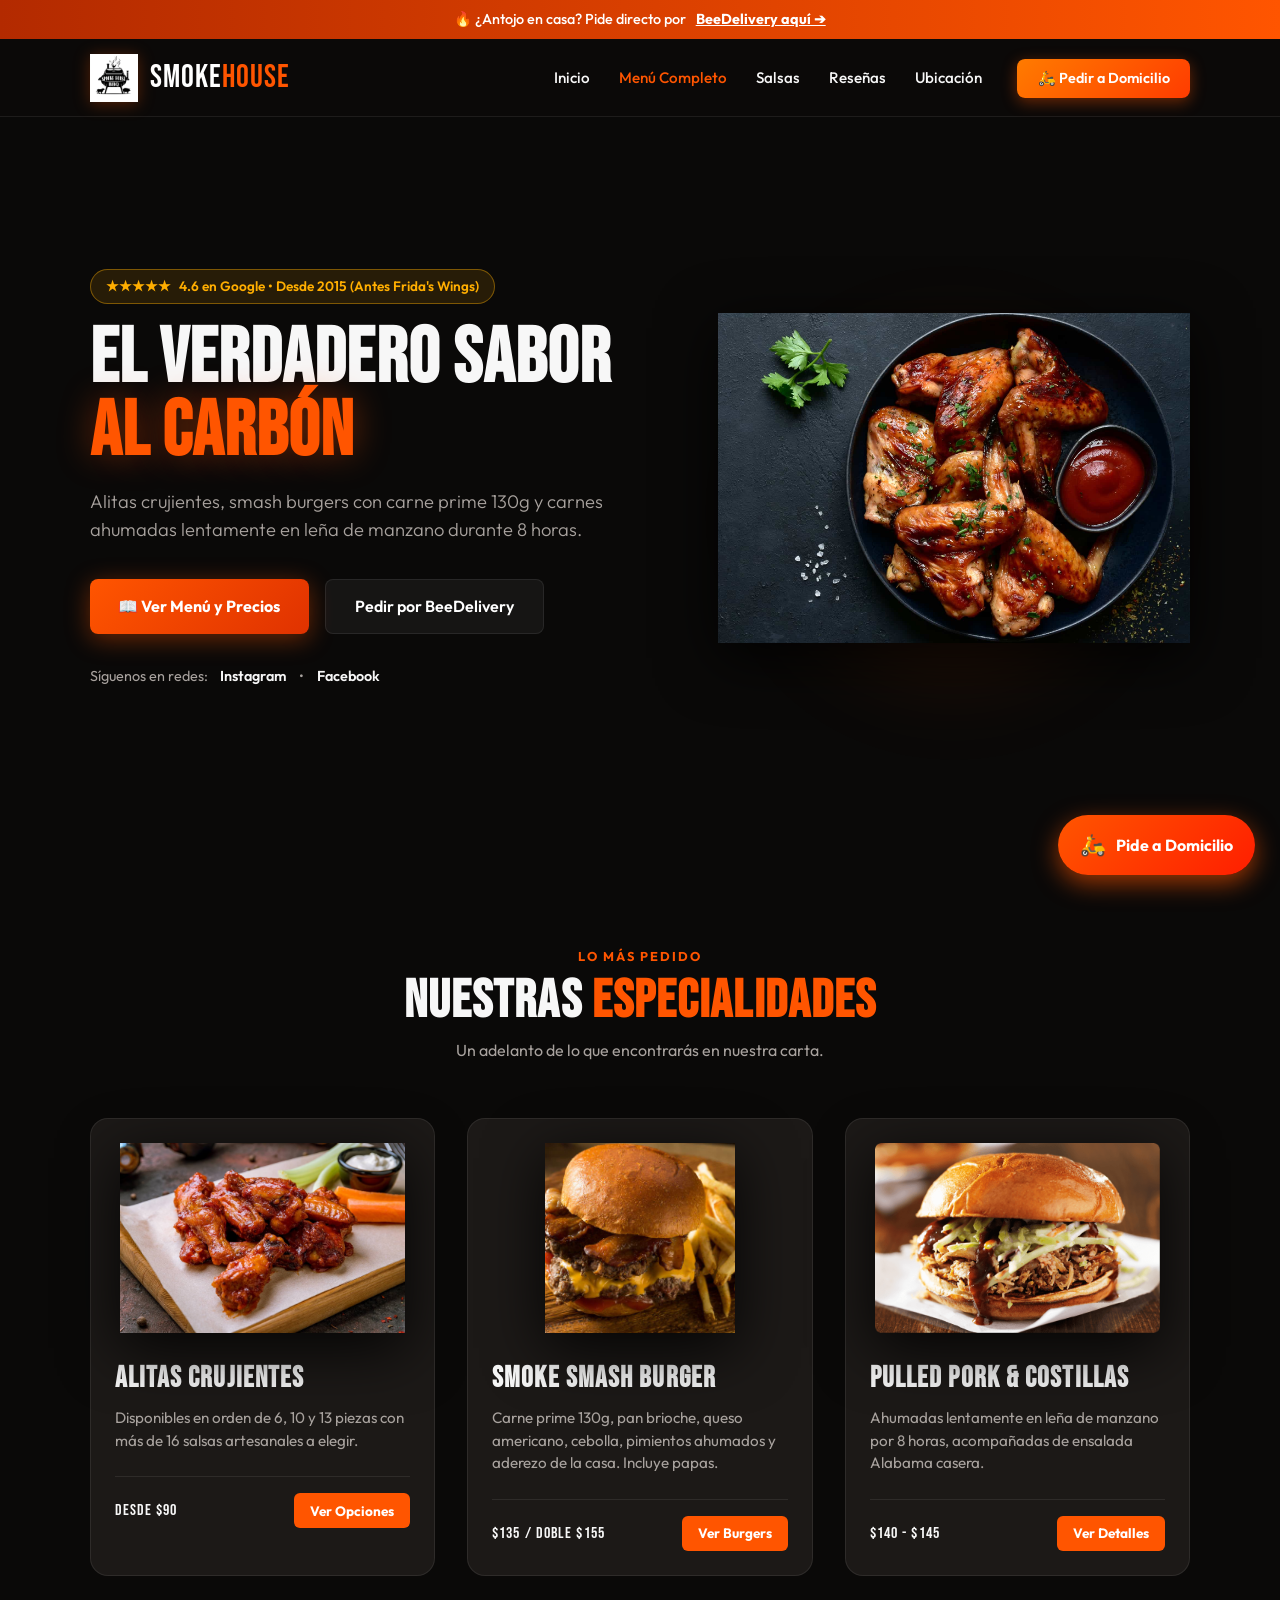
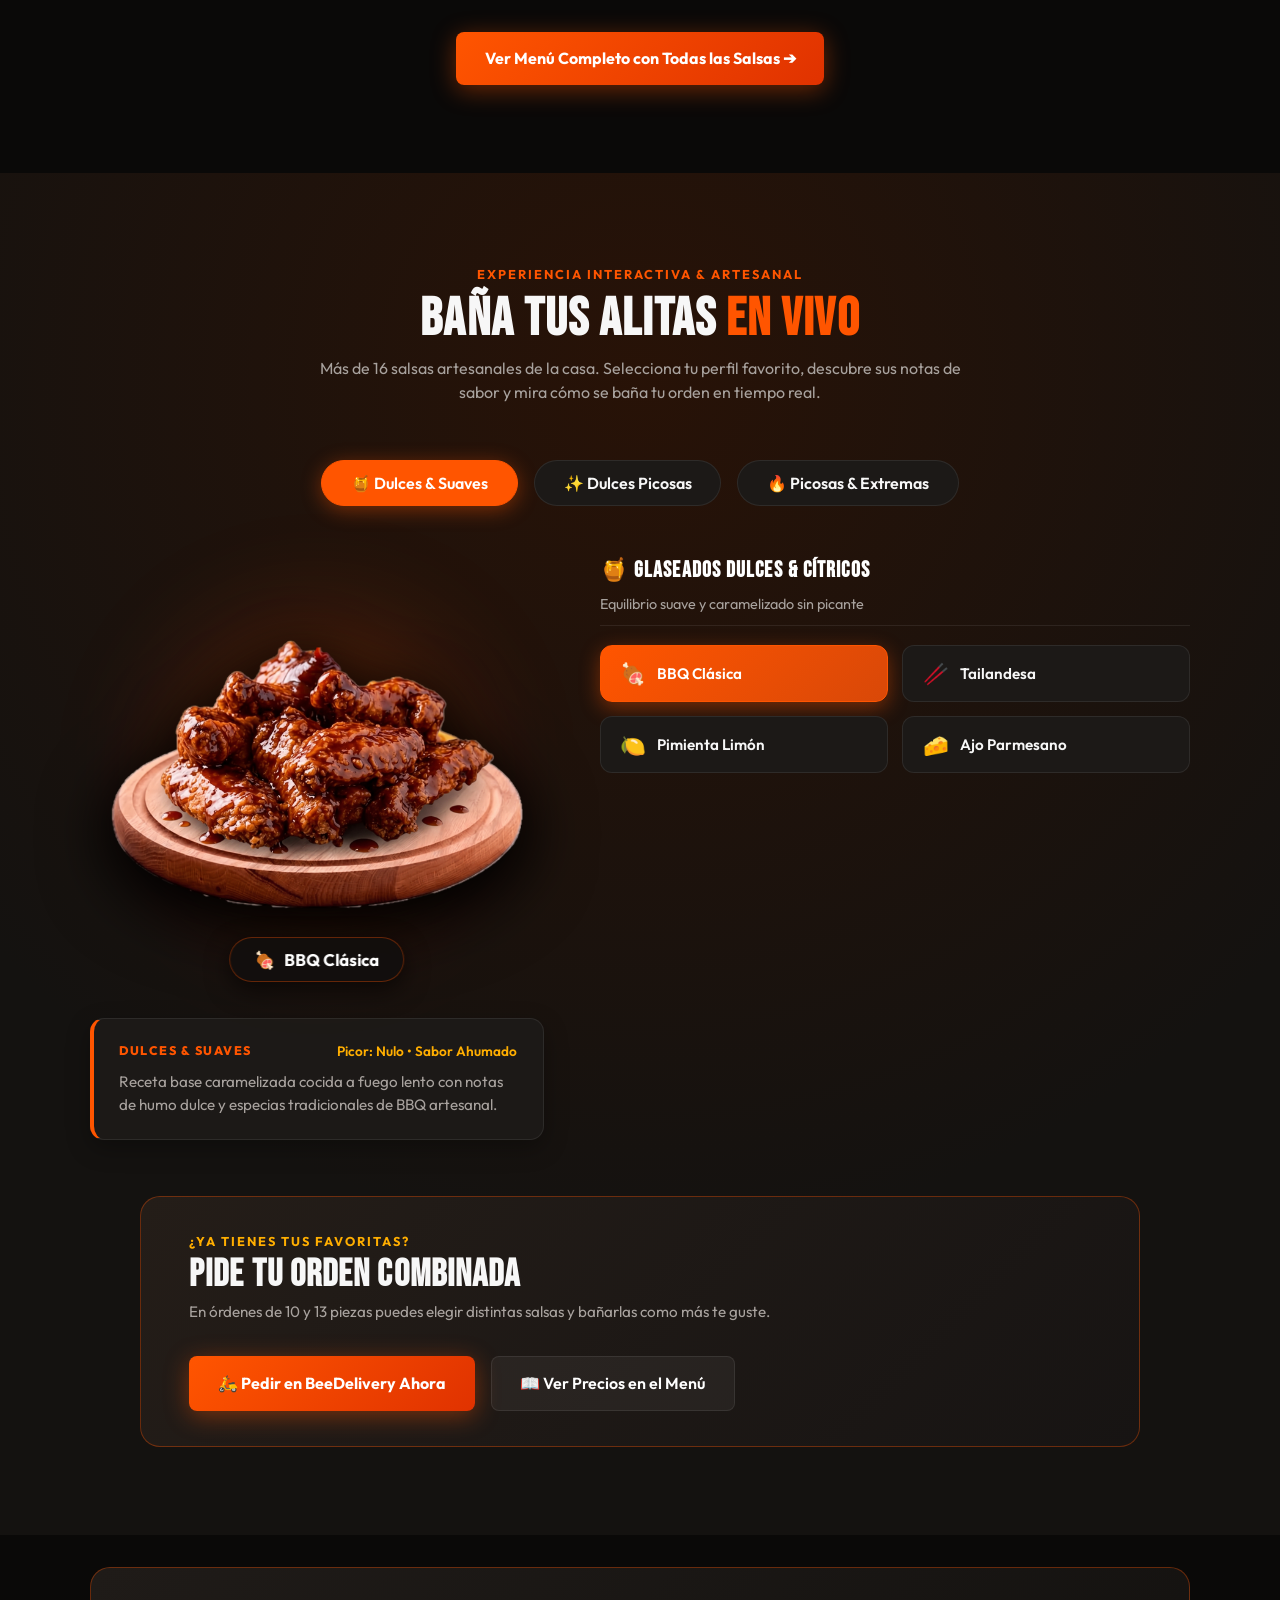
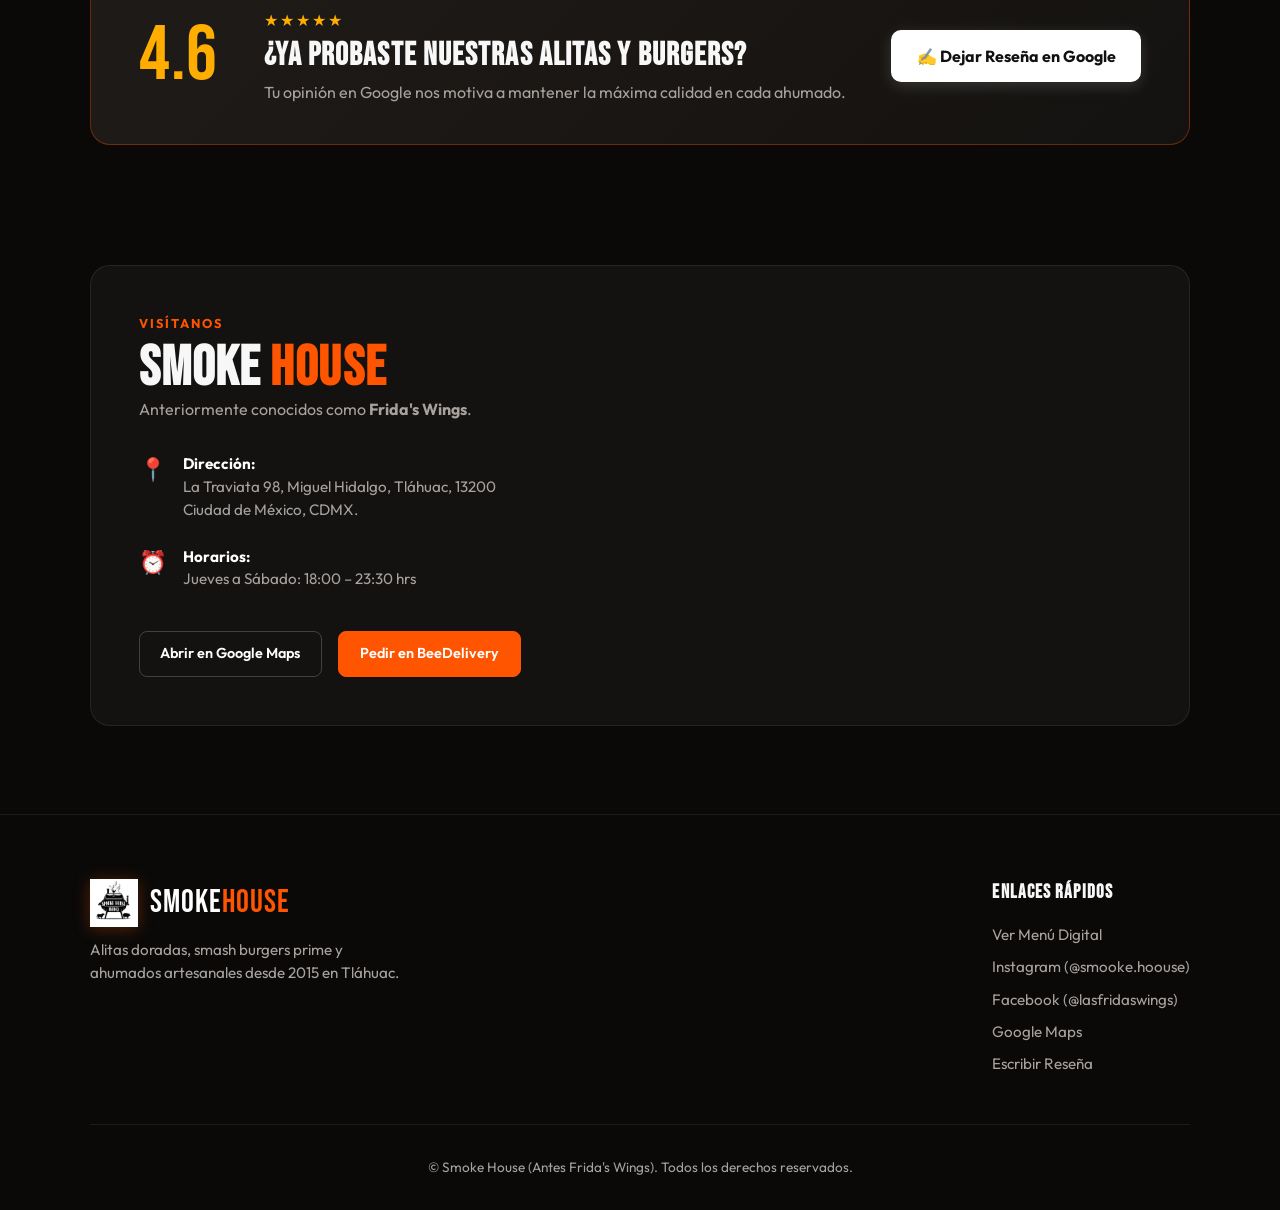
<file: index.html>
<!DOCTYPE html>
<html lang="es">
<head>
  <meta charset="UTF-8">
  <meta name="viewport" content="width=device-width, initial-scale=1.0">
  <title>Smoke House BBQ | Alitas, Smash Burgers & Especialidades</title>
  <link rel="stylesheet" href="styles.css">
  <link rel="preconnect" href="https://fonts.googleapis.com">
  <link rel="preconnect" href="https://fonts.gstatic.com" crossorigin>
  <link href="https://fonts.googleapis.com/css2?family=Bebas+Neue&family=Outfit:wght@300;400;500;700&display=swap" rel="stylesheet">
</head>
<body>

  <!-- Cintillo Superior -->
  <div class="top-banner">
    <span>🔥 ¿Antojo en casa? Pide directo por </span>
    <a href="https://beedelivery.mx/restaurant/fridas-wings" target="_blank" rel="noopener noreferrer">BeeDelivery aquí ➔</a>
  </div>

  <!-- Navbar -->
  <nav class="navbar">
    <a href="index.html" class="logo-container">
      <img src="assets/recgraf/logo-smokehouse.png" alt="Smoke House BBQ Logo" class="site-logo">
      <span class="logo-text">SMOKE<span>HOUSE</span></span>
    </a>
    
    <div class="nav-menu" id="navMenu">
      <ul class="nav-links">
        <li><a href="index.html">Inicio</a></li>
        <li><a href="menu.html" class="active-link">Menú Completo</a></li>
        <li><a href="#sabores">Salsas</a></li>
        <li><a href="#resenas">Reseñas</a></li>
        <li><a href="#ubicacion">Ubicación</a></li>
      </ul>
      <div class="nav-actions">
        <a href="https://beedelivery.mx/restaurant/fridas-wings" target="_blank" rel="noopener noreferrer" class="btn-delivery">
          🛵 Pedir a Domicilio
        </a>
      </div>
    </div>

    <button class="nav-toggle" id="navToggle" aria-label="Abrir menú">
      <span></span>
      <span></span>
      <span></span>
    </button>
  </nav>

  <!-- Hero Section -->
  <header class="hero">
    <div class="hero-content">
      <div class="badge-hero">
        <span class="stars">★★★★★</span> 4.6 en Google • Desde 2015 (Antes Frida's Wings)
      </div>
      <h1>EL VERDADERO SABOR <span class="text-flame">AL CARBÓN</span></h1>
      <p>Alitas crujientes, smash burgers con carne prime 130g y carnes ahumadas lentamente en leña de manzano durante 8 horas.</p>
      
      <div class="hero-buttons">
        <a href="menu.html" class="btn-primary">📖 Ver Menú y Precios</a>
        <a href="https://beedelivery.mx/restaurant/fridas-wings" target="_blank" rel="noopener noreferrer" class="btn-secondary">Pedir por BeeDelivery</a>
      </div>

      <div class="social-quick">
        <span>Síguenos en redes:</span>
        <a href="https://www.instagram.com/smooke.hoouse" target="_blank" rel="noopener noreferrer">Instagram</a>
        <span>•</span>
        <a href="https://www.facebook.com/lasfridaswings/" target="_blank" rel="noopener noreferrer">Facebook</a>
      </div>
    </div>

    <div class="hero-media">
      <div class="glow-backdrop"></div>
      <img src="assets/recgraf/alitas.png" alt="Smoke House Alitas y Especialidades" class="hero-image cutout-img">
    </div>
  </header>

  <!-- Especialidades Destacadas -->
  <section id="destacados" class="section">
    <div class="section-header">
      <span class="section-tag">LO MÁS PEDIDO</span>
      <h2>NUESTRAS <span>ESPECIALIDADES</span></h2>
      <p>Un adelanto de lo que encontrarás en nuestra carta.</p>
    </div>

    <div class="cards-grid">
      <div class="card">
        <div class="card-img-wrap">
          <img src="assets/recgraf/alitas-platillo.png" alt="Alitas Smoke House" class="cutout-img">
        </div>
        <div class="card-content">
          <h3>Alitas Crujientes</h3>
          <p>Disponibles en orden de 6, 10 y 13 piezas con más de 16 salsas artesanales a elegir.</p>
          <div class="card-footer">
            <span class="portion">Desde $90</span>
            <a href="menu.html#alitas" class="btn-sm">Ver Opciones</a>
          </div>
        </div>
      </div>

      <div class="card">
        <div class="card-img-wrap">
          <img src="assets/recgraf/smash-burger.png" alt="Smoke Smash Burger" class="cutout-img">
        </div>
        <div class="card-content">
          <h3>Smoke Smash Burger</h3>
          <p>Carne prime 130g, pan brioche, queso americano, cebolla, pimientos ahumados y aderezo de la casa. Incluye papas.</p>
          <div class="card-footer">
            <span class="portion">$135 / Doble $155</span>
            <a href="menu.html#smash" class="btn-sm">Ver Burgers</a>
          </div>
        </div>
      </div>

      <div class="card">
        <div class="card-img-wrap">
          <img src="assets/recgraf/pulled-pork.png" alt="Pulled Pork y Costillas" class="cutout-img">
        </div>
        <div class="card-content">
          <h3>Pulled Pork & Costillas</h3>
          <p>Ahumadas lentamente en leña de manzano por 8 horas, acompañadas de ensalada Alabama casera.</p>
          <div class="card-footer">
            <span class="portion">$140 - $145</span>
            <a href="menu.html#especialidades" class="btn-sm">Ver Detalles</a>
          </div>
        </div>
      </div>
    </div>

    <div class="view-all-cta">
      <a href="menu.html" class="btn-primary">Ver Menú Completo con Todas las Salsas ➔</a>
    </div>
  </section>
<!-- Módulo Unificado: Baña tus Alitas & Catálogo de Salsas -->
<section id="sabores" class="section dark-section sauce-master-section">
  <div class="section-header">
    <span class="section-tag">EXPERIENCIA INTERACTIVA & ARTESANAL</span>
    <h2>BAÑA TUS ALITAS <span>EN VIVO</span></h2>
    <p class="section-subtitle">
      Más de 16 salsas artesanales de la casa. Selecciona tu perfil favorito, 
      descubre sus notas de sabor y mira cómo se baña tu orden en tiempo real.
    </p>
  </div>

  <!-- Pestañas de Filtrado Rápido -->
  <div class="sauce-tabs">
    <button class="sauce-tab-btn active" data-tab="dulces">
      🍯 Dulces & Suaves
    </button>
    <button class="sauce-tab-btn" data-tab="dulces-picosas">
      ✨ Dulces Picosas
    </button>
    <button class="sauce-tab-btn" data-tab="picosas">
      🔥 Picosas & Extremas
    </button>
  </div>

  <div class="wings-master-grid">
    
    <!-- LADO IZQUIERDO: Visor Visual de Alitas (Enfoque 1: Capas PNG) -->
    <div class="master-viewer-col">
      <div class="simulator-viewer">
        <div class="sauce-splash-glow" id="sauceGlow"></div>

        <!-- Capa 1: Alitas Doradas Fijas -->
        <img src="assets/recgraf/alitas-base.png" alt="Alitas doradas sin salsa" class="layer-base-wings">

        <!-- Capa 2: Salsa Superpuesta Dinámica -->
        <img id="sauceLayer" src="assets/recgraf/salsa-bbq.png" alt="Salsa seleccionada" class="layer-sauce-overlay active">

        <!-- Etiqueta Flotante de Salsa Activa -->
        <div class="sauce-active-tag">
          <span id="activeSauceIcon">🍖</span>
          <span id="activeSauceName">BBQ Clásica</span>
        </div>
      </div>

      <!-- Tarjeta Dinámica de Notas de Cata -->
      <div class="sauce-tasting-notes">
        <div class="tasting-header">
          <span class="tasting-badge" id="tastingCategoryBadge">DULCES & SUAVES</span>
          <span class="tasting-heat" id="tastingHeat">Picor: Nulo • Sabor Ahumado</span>
        </div>
        <p id="tastingDescription">
          Receta base caramelizada cocida a fuego lento con notas de humo dulce y especias tradicionales de BBQ artesanal.
        </p>
      </div>
    </div>

    <!-- LADO DERECHO: Catálogo Interactivo de Botones -->
    <div class="master-picker-col">
      
      <!-- Grupo 1: Dulces -->
      <div class="sauce-group-panel active" id="group-dulces">
        <div class="group-title">
          <h4>🍯 GLASEADOS DULCES & CÍTRICOS</h4>
          <small>Equilibrio suave y caramelizado sin picante</small>
        </div>
        <div class="sauce-buttons-layout">
          <button class="sauce-chip-btn active" 
                  data-sauce="bbq" 
                  data-name="BBQ Clásica" 
                  data-icon="🍖" 
                  data-color="#ff5500" 
                  data-category="DULCES & SUAVES"
                  data-heat="Picor: Nulo • Caramelo Ahumado"
                  data-desc="Receta base caramelizada cocida a fuego lento con notas de humo dulce y especias tradicionales de BBQ artesanal.">
            <span class="chip-icon">🍖</span> BBQ Clásica
          </button>

          <button class="sauce-chip-btn" 
                  data-sauce="tailandesa" 
                  data-name="Tailandesa" 
                  data-icon="🥢" 
                  data-color="#b83804" 
                  data-category="DULCES & SUAVES"
                  data-heat="Picor: Nulo • Agridulce Oriental"
                  data-desc="Inspiración oriental agridulce con sésamo tostado, jengibre y un sutil glaseado brillante.">
            <span class="chip-icon">🥢</span> Tailandesa
          </button>

          <button class="sauce-chip-btn" 
                  data-sauce="pimienta-limon" 
                  data-name="Pimienta Limón" 
                  data-icon="🍋" 
                  data-color="#ffb700" 
                  data-category="DULCES & SUAVES"
                  data-heat="Picor: Muy Bajo • Cítrico Fresco"
                  data-desc="Toque fresco de limón amarillo deshidratado con el crunch aromático de la pimienta negra molida gruesa.">
            <span class="chip-icon">🍋</span> Pimienta Limón
          </button>

          <button class="sauce-chip-btn" 
                  data-sauce="ajo-parmesano" 
                  data-name="Ajo Parmesano" 
                  data-icon="🧀" 
                  data-color="#d4ba7d" 
                  data-category="DULCES & SUAVES"
                  data-heat="Picor: Nulo • Cremoso & Especiado"
                  data-desc="Mantequilla clarificada con ajo dorado rostizado y abundante lluvia de queso parmesano genuino.">
            <span class="chip-icon">🧀</span> Ajo Parmesano
          </button>
        </div>
      </div>

      <!-- Grupo 2: Dulces Picosas -->
      <div class="sauce-group-panel" id="group-dulces-picosas">
        <div class="group-title">
          <h4>✨ EL CONTRASTE DULCE-PICOSO</h4>
          <small>Frutas de temporada, botanas y licor artesanal</small>
        </div>
        <div class="sauce-buttons-layout">
          <button class="sauce-chip-btn" 
                  data-sauce="durazno" 
                  data-name="Durazno" 
                  data-icon="🍑" 
                  data-color="#e06c1b" 
                  data-category="DULCES PICOSAS"
                  data-heat="Picor: Medio-Bajo • Frutal"
                  data-desc="Reducción espesa de duraznos en almíbar combinados con hojuelas de chile seco y páprika.">
            <span class="chip-icon">🍑</span> Durazno
          </button>

          <button class="sauce-chip-btn" 
                  data-sauce="frutos-rojos" 
                  data-name="Frutos Rojos" 
                  data-icon="🍓" 
                  data-color="#8a0c24" 
                  data-category="DULCES PICOSAS"
                  data-heat="Picor: Medio • Acidez Frutal"
                  data-desc="Compota artesanal de zarzamoras, fresas y arándanos con un remate picante que equilibra la grasa del pollo.">
            <span class="chip-icon">🍓</span> Frutos Rojos
          </button>

          <button class="sauce-chip-btn" 
                  data-sauce="mango-morita" 
                  data-name="Mango Morita" 
                  data-icon="🥭" 
                  data-color="#ab410d" 
                  data-category="DULCES PICOSAS"
                  data-heat="Picor: Medio • Humo & Pulpa"
                  data-desc="El dulzor tropical del mango manila fundido con el perfume tostado y ahumado del chile morita.">
            <span class="chip-icon">🥭</span> Mango Morita
          </button>

          <button class="sauce-chip-btn" 
                  data-sauce="blueberry" 
                  data-name="Blueberry" 
                  data-icon="🫐" 
                  data-color="#552277" 
                  data-category="DULCES PICOSAS"
                  data-heat="Picor: Medio-Bajo • Dulzor Silvestre"
                  data-desc="Glaseado oscuro de arándanos azules con un sutil picor que realza la piel crujiente.">
            <span class="chip-icon">🫐</span> Blueberry
          </button>

          <button class="sauce-chip-btn" 
                  data-sauce="frambuesa-mezcal" 
                  data-name="Frambuesa Mezcal" 
                  data-icon="🥃" 
                  data-color="#690924" 
                  data-category="DULCES PICOSAS"
                  data-heat="Picor: Medio • Espadín & Fruto"
                  data-desc="Frambuesas reducidas a fuego lento con notas herbales y ahumadas de mezcal artesanal.">
            <span class="chip-icon">🥃</span> Frambuesa Mezcal
          </button>

          <button class="sauce-chip-btn" 
                  data-sauce="pelon-pelo-rico" 
                  data-name="Pelón Pelo Rico" 
                  data-icon="🍬" 
                  data-color="#5c1c09" 
                  data-category="DULCES PICOSAS"
                  data-heat="Picor: Medio • Sabor Dulcería"
                  data-desc="Homenaje al dulce mexicano de pulpa de tamarindo picosito, acidito y adictivo.">
            <span class="chip-icon">🍬</span> Pelón Pelo Rico
          </button>

          <button class="sauce-chip-btn" 
                  data-sauce="feria" 
                  data-name="Feria" 
                  data-icon="🎡" 
                  data-color="#c43b00" 
                  data-category="DULCES PICOSAS"
                  data-heat="Picor: Medio • Chamoy Clásico"
                  data-desc="Receta festiva con base de chamoy casero, limón y chilito en polvo estilo feria tradicional.">
            <span class="chip-icon">🎡</span> Feria
          </button>
        </div>
      </div>

      <!-- Grupo 3: Picosas -->
      <div class="sauce-group-panel" id="group-picosas">
        <div class="group-title">
          <h4>🔥 FUEGO & PICOR POTENTE</h4>
          <small>Para quienes buscan el auténtico golpe de chile</small>
        </div>
        <div class="sauce-buttons-layout">
          <button class="sauce-chip-btn" 
                  data-sauce="bufalo" 
                  data-name="Búfalo Original" 
                  data-icon="⚡" 
                  data-color="#ff3b00" 
                  data-category="PICOSAS & EXTREMAS"
                  data-heat="Picor: Alto • Clásica Americana"
                  data-desc="La receta original con base de vinagre añejado, mantequilla caliente y salsa picante clásica.">
            <span class="chip-icon">⚡</span> Búfalo
          </button>

          <button class="sauce-chip-btn" 
                  data-sauce="explosiva" 
                  data-name="Explosiva" 
                  data-icon="💣" 
                  data-color="#b80c00" 
                  data-category="PICOSAS & EXTREMAS"
                  data-heat="Picor: Muy Alto • Fuego Directo"
                  data-desc="Combinación especial de chiles secos concentrados que detona un picor rápido e intenso.">
            <span class="chip-icon">💣</span> Explosiva
          </button>

          <button class="sauce-chip-btn" 
                  data-sauce="cajun" 
                  data-name="Cajún" 
                  data-icon="🧂" 
                  data-color="#8a300a" 
                  data-category="PICOSAS & EXTREMAS"
                  data-heat="Picor: Medio-Alto • Especias Criollas"
                  data-desc="Mezcla de pimienta de cayena, orégano, pimentón dulce y cebolla en polvo estilo Nueva Orleans.">
            <span class="chip-icon">🧂</span> Cajún
          </button>

          <button class="sauce-chip-btn" 
                  data-sauce="mango-habanero" 
                  data-name="Mango Habanero" 
                  data-icon="🌶️" 
                  data-color="#ff5500" 
                  data-category="PICOSAS & EXTREMAS"
                  data-heat="Picor: Muy Alto • Tropical Bravo"
                  data-desc="Entrada aromática y jugosa de mango que da paso al fuego auténtico del chile habanero fresco.">
            <span class="chip-icon">🌶️</span> Mango Habanero
          </button>

          <button class="sauce-chip-btn" 
                  data-sauce="pina-mango-habanero" 
                  data-name="Piña-Mango Habanero" 
                  data-icon="🍍" 
                  data-color="#ff7b00" 
                  data-category="PICOSAS & EXTREMAS"
                  data-heat="Picor: Muy Alto • Cítrico Ardiente"
                  data-desc="Doble acidez de piña asada y mango con el poder demoledor del habanero tatemado.">
            <span class="chip-icon">🍍</span> Piña-Mango Hab.
          </button>

          <button class="sauce-chip-btn" 
                  data-sauce="tamarindo-chipotle" 
                  data-name="Tamarindo Chipotle" 
                  data-icon="🍂" 
                  data-color="#542416" 
                  data-category="PICOSAS & EXTREMAS"
                  data-heat="Picor: Alto • Ahumado Profundo"
                  data-desc="Pulpa concentrada de tamarindo hervida con chipotle meco ahumado en madera.">
            <span class="chip-icon">🍂</span> Tamarindo Chipotle
          </button>

          <button class="sauce-chip-btn" 
                  data-sauce="bbq-chipotle" 
                  data-name="BBQ Chipotle" 
                  data-icon="💨" 
                  data-color="#4a180b" 
                  data-category="PICOSAS & EXTREMAS"
                  data-heat="Picor: Medio-Alto • BBQ con Garra"
                  data-desc="Nuestra salsa BBQ insignia enriquecida con puré de chipotles en adobo casero.">
            <span class="chip-icon">💨</span> BBQ Chipotle
          </button>
        </div>
      </div>

    </div>

  </div>

  <!-- Llamado a la Acción Inferior Integrado -->
  <div class="sauce-cta-box master-cta-box">
    <div class="sauce-cta-content">
      <span class="cta-mini-tag">¿YA TIENES TUS FAVORITAS?</span>
      <h3>PIDE TU ORDEN COMBINADA</h3>
      <p>En órdenes de 10 y 13 piezas puedes elegir distintas salsas y bañarlas como más te guste.</p>
    </div>
    <div class="sauce-cta-buttons">
      <a href="https://beedelivery.mx/restaurant/fridas-wings" target="_blank" rel="noopener noreferrer" class="btn-primary">
        🛵 Pedir en BeeDelivery Ahora
      </a>
      <a href="menu.html#sec-salsas" class="btn-secondary">
        📖 Ver Precios en el Menú
      </a>
    </div>
  </div>
</section>

  <!-- Reseñas -->
  <section id="resenas" class="section review-callout">
    <div class="review-box">
      <div class="review-score">4.6</div>
      <div class="review-details">
        <div class="stars-gold">★★★★★</div>
        <h3>¿Ya probaste nuestras alitas y burgers?</h3>
        <p>Tu opinión en Google nos motiva a mantener la máxima calidad en cada ahumado.</p>
      </div>
      <a href="https://search.google.com/local/writereview?placeid=ChIJX4h4C1UDzoURoZ0HjuZWt-M&cb=99326251" target="_blank" rel="noopener noreferrer" class="btn-review">
        ✍️ Dejar Reseña en Google
      </a>
    </div>
  </section>

  <!-- Ubicación -->
  <section id="ubicacion" class="section">
    <div class="location-grid">
      <div class="location-card">
        <span class="section-tag">VISÍTANOS</span>
        <h2>SMOKE <span>HOUSE</span></h2>
        <p class="tagline">Anteriormente conocidos como <strong>Frida's Wings</strong>.</p>
        
        <div class="info-list">
          <div class="info-item">
            <span class="icon">📍</span>
            <p><strong>Dirección:</strong><br>La Traviata 98, Miguel Hidalgo, Tláhuac, 13200 Ciudad de México, CDMX.</p>
          </div>
          <div class="info-item">
            <span class="icon">⏰</span>
            <p><strong>Horarios:</strong><br>Jueves a Sábado: 18:00 – 23:30 hrs</p>
          </div>
        </div>

        <div class="direct-links">
          <a href="https://maps.app.goo.gl/2SLFVTtFkL34fokA7" target="_blank" rel="noopener noreferrer" class="btn-outline">
            Abrir en Google Maps
          </a>
          <a href="https://beedelivery.mx/restaurant/fridas-wings" target="_blank" rel="noopener noreferrer" class="btn-outline highlight">
            Pedir en BeeDelivery
          </a>
        </div>
      </div>

      <div class="map-frame">
        <iframe 
          src="https://www.google.com/maps?q=La+Traviata+98,+Miguel+Hidalgo,+Tláhuac,+CDMX&output=embed" 
          width="100%" 
          height="100%" 
          style="border:0;" 
          allowfullscreen="" 
          loading="lazy">
        </iframe>
      </div>
    </div>
  </section>

  <a href="https://beedelivery.mx/restaurant/fridas-wings" target="_blank" rel="noopener noreferrer" class="floating-delivery" title="Pide en BeeDelivery">
    <span class="flt-icon">🛵</span>
    <span class="flt-text">Pide a Domicilio</span>
  </a>

  <footer class="footer">
    <div class="footer-wrap">
      <div class="footer-brand">
        <a href="index.html" class="logo-container">
          <img src="assets/recgraf/logo-smokehouse.png" alt="Smoke House Logo" class="site-logo">
          <span class="logo-text">SMOKE<span>HOUSE</span></span>
        </a>
        <p>Alitas doradas, smash burgers prime y ahumados artesanales desde 2015 en Tláhuac.</p>
      </div>
      
      <div class="footer-social">
        <h4>Enlaces Rápidos</h4>
        <div class="social-links">
          <a href="menu.html">Ver Menú Digital</a>
          <a href="https://www.instagram.com/smooke.hoouse" target="_blank" rel="noopener noreferrer">Instagram (@smooke.hoouse)</a>
          <a href="https://www.facebook.com/lasfridaswings/" target="_blank" rel="noopener noreferrer">Facebook (@lasfridaswings)</a>
          <a href="https://maps.app.goo.gl/2SLFVTtFkL34fokA7" target="_blank" rel="noopener noreferrer">Google Maps</a>
          <a href="https://search.google.com/local/writereview?query=Frida%27s+Wings+La+Traviata+98+Tlahuac" target="_blank" rel="noopener noreferrer">Escribir Reseña</a>
        </div>
      </div>
    </div>
    <div class="copyright">
      <p>© Smoke House (Antes Frida's Wings). Todos los derechos reservados.</p>
    </div>
  </footer>

  <script src="script.js"></script>
</body>
</html>
</file>
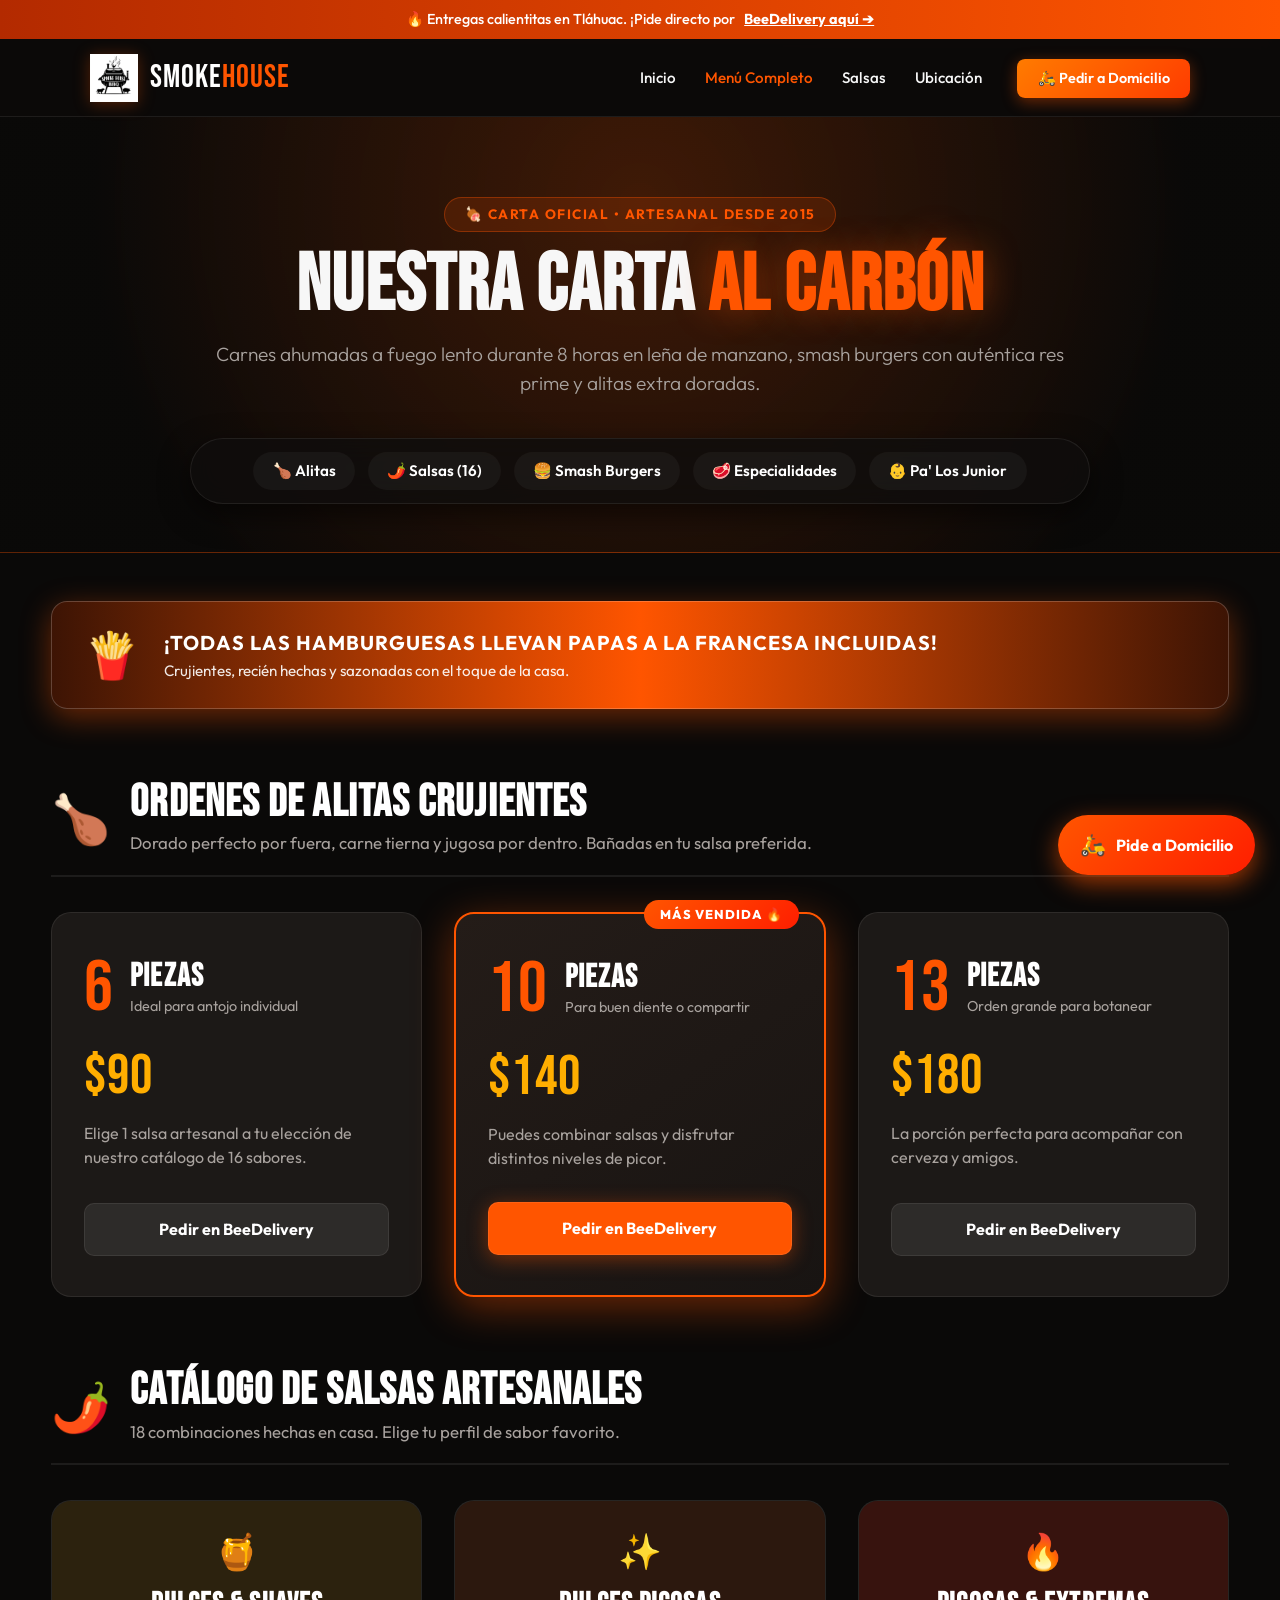
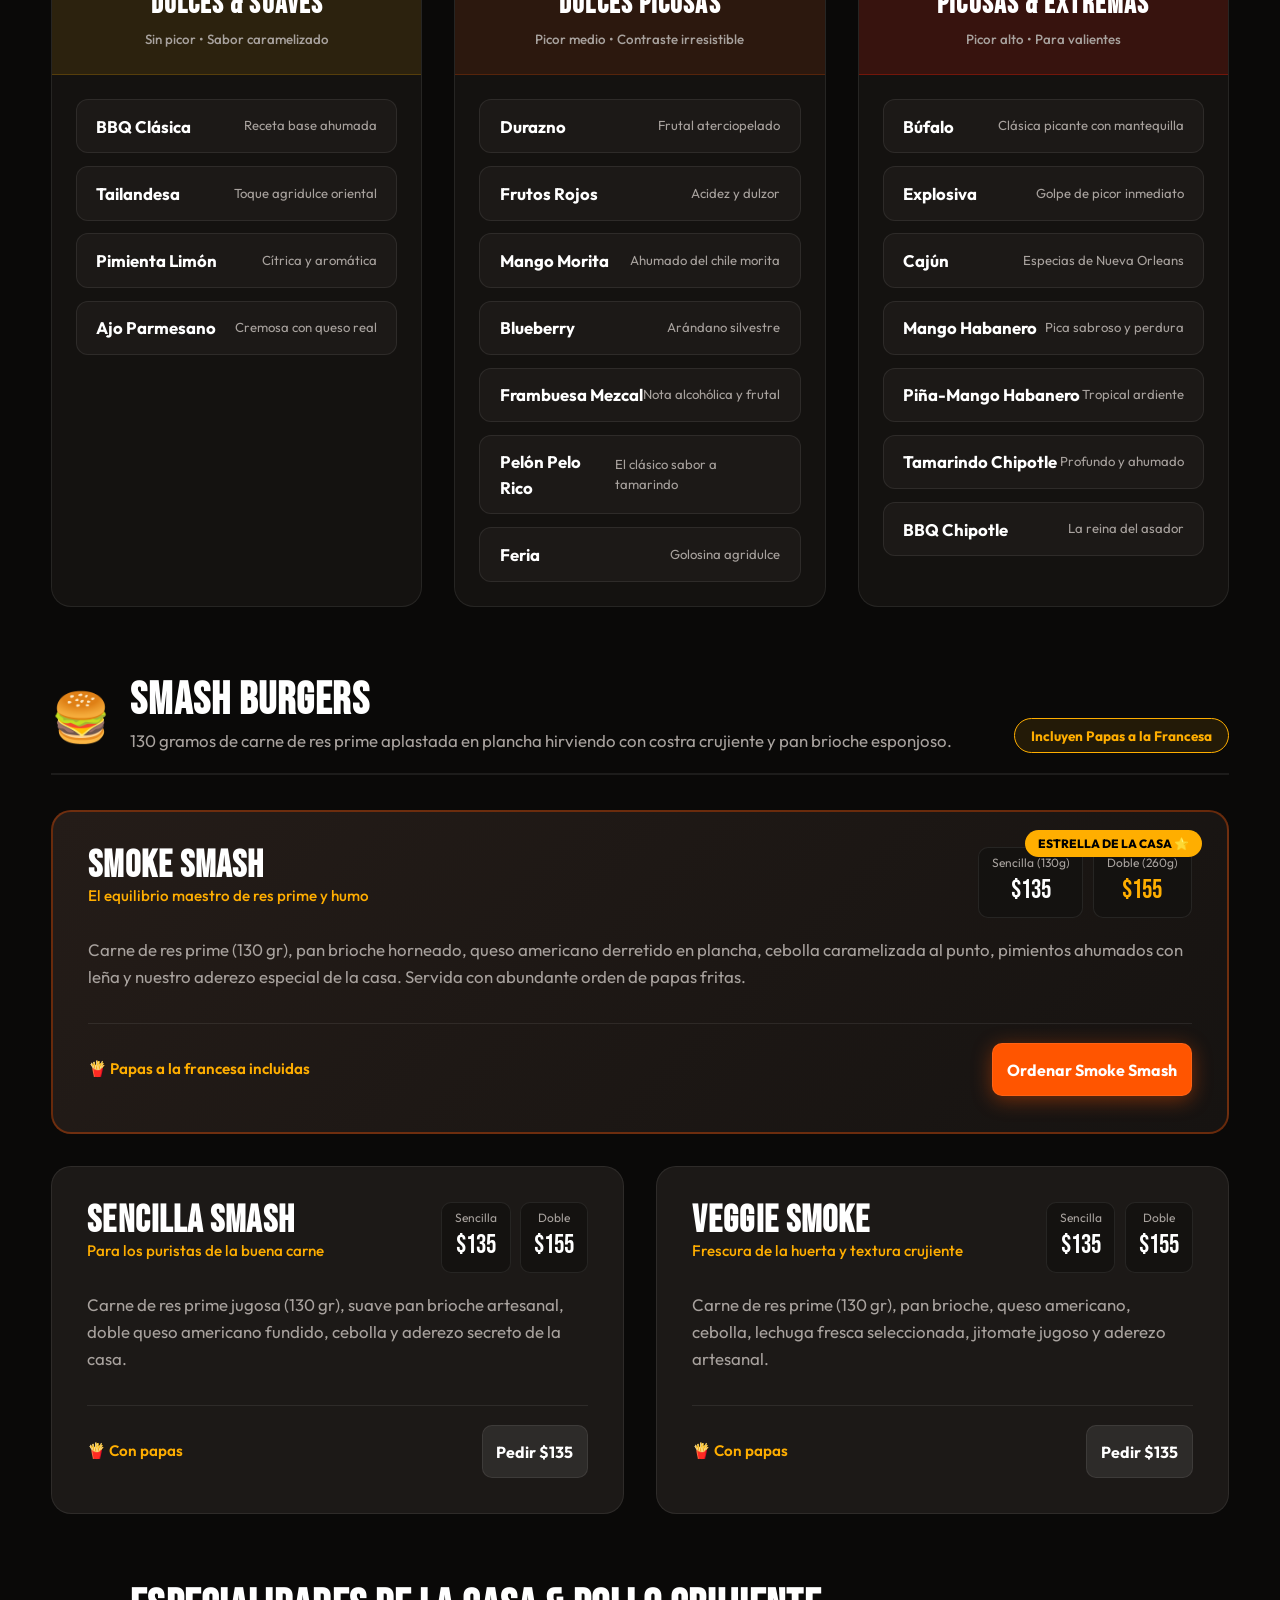
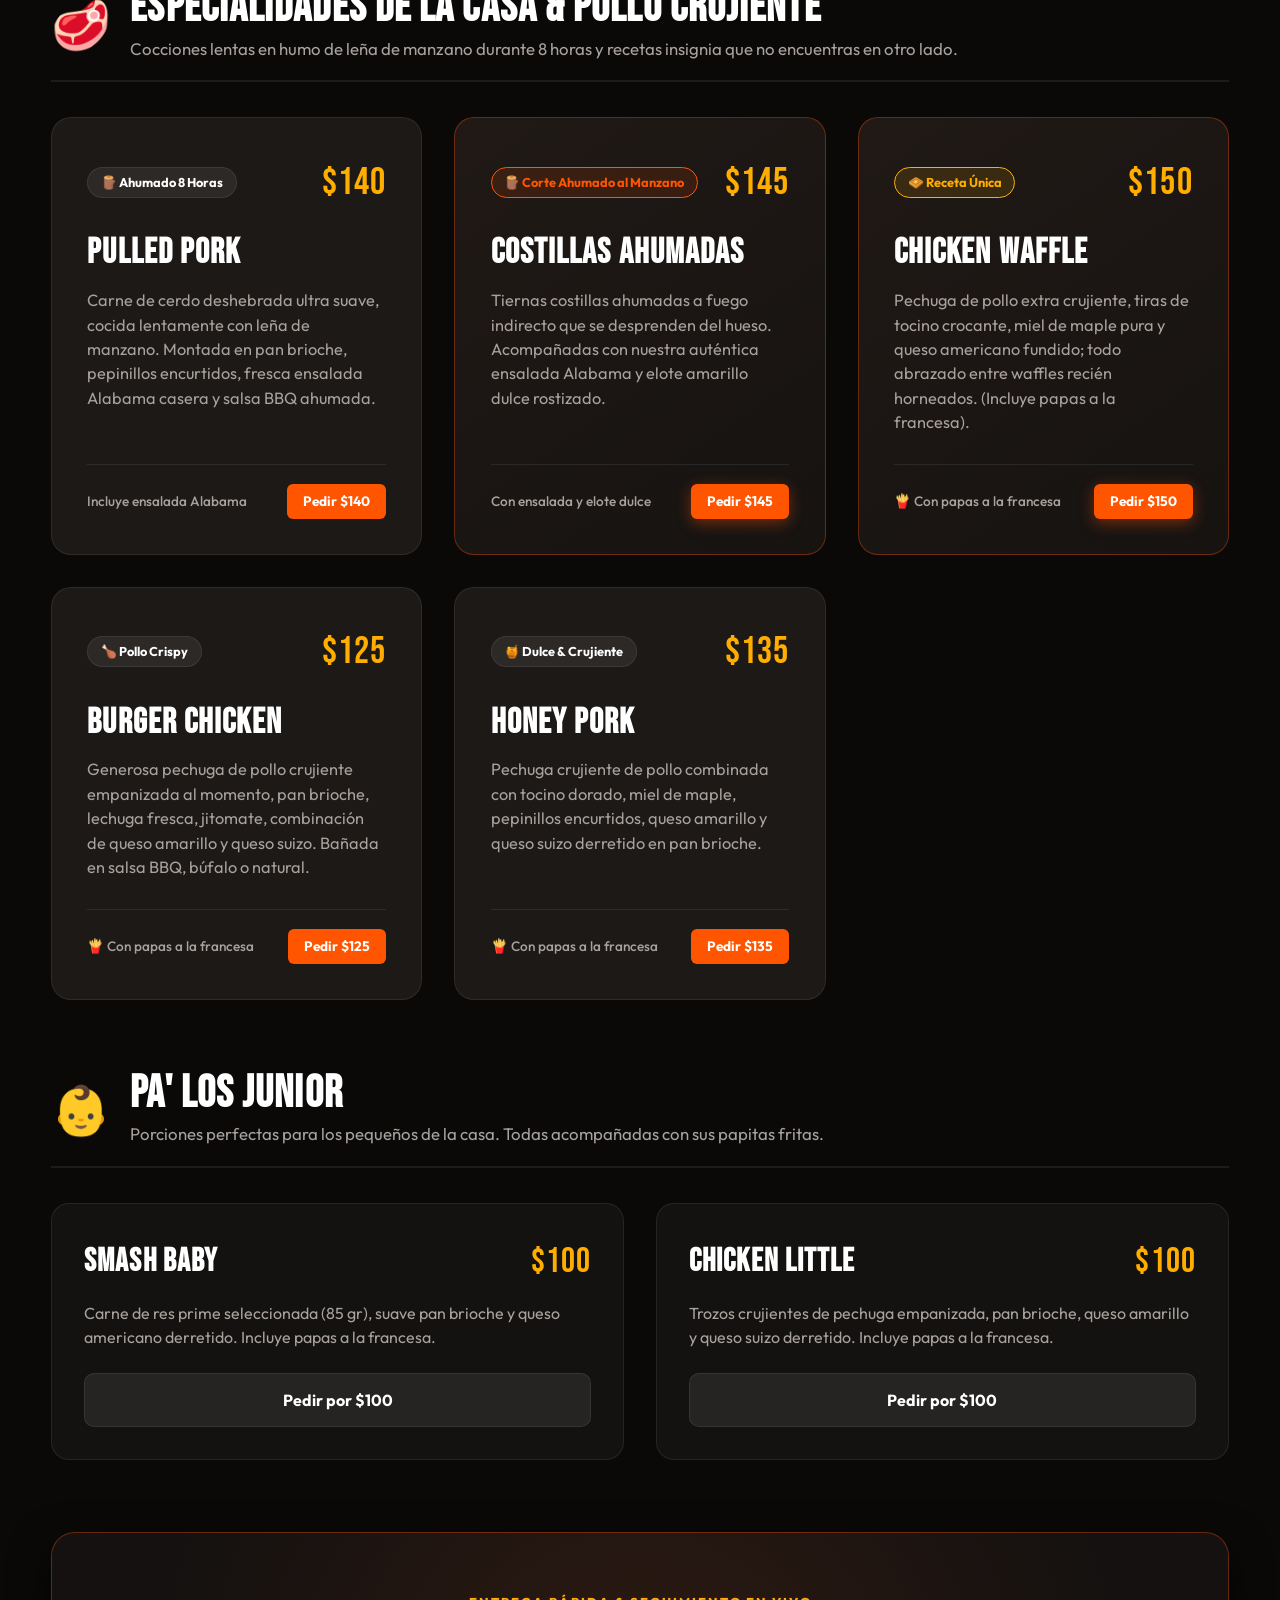
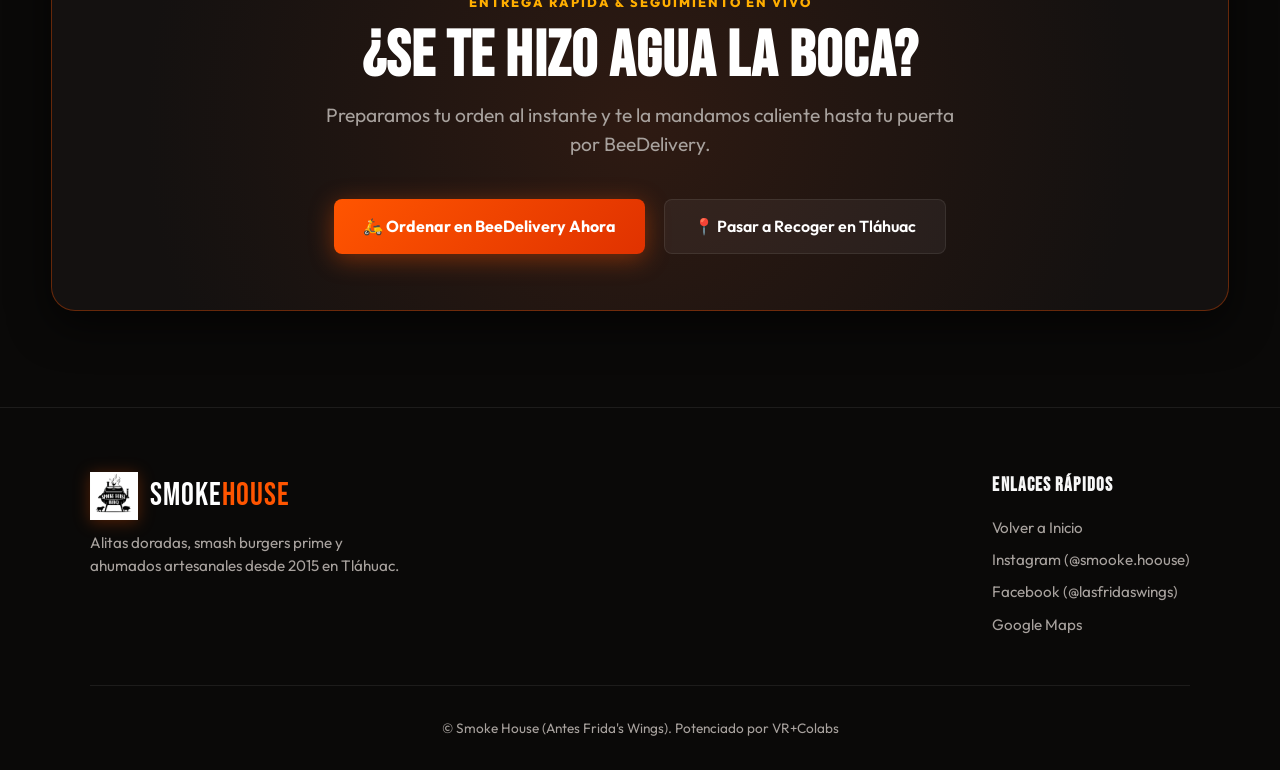
<file: menu.html>
<!DOCTYPE html>
<html lang="es">
<head>
  <meta charset="UTF-8">
  <meta name="viewport" content="width=device-width, initial-scale=1.0">
  <title>Menú Digital & Precios | Smoke House BBQ</title>
  <link rel="stylesheet" href="styles.css">
  <link rel="preconnect" href="https://fonts.googleapis.com">
  <link rel="preconnect" href="https://fonts.gstatic.com" crossorigin>
  <link href="https://fonts.googleapis.com/css2?family=Bebas+Neue&family=Outfit:wght@300;400;500;600;700;800&display=swap" rel="stylesheet">
</head>
<body class="menu-page-body">

  <!-- Cintillo Superior -->
  <div class="top-banner">
    <span>🔥 Entregas calientitas en Tláhuac. ¡Pide directo por </span>
    <a href="https://beedelivery.mx/restaurant/fridas-wings" target="_blank" rel="noopener noreferrer">BeeDelivery aquí ➔</a>
  </div>

  <!-- Navbar -->
  <nav class="navbar">
    <a href="index.html" class="logo-container">
      <img src="assets/recgraf/logo-smokehouse.png" alt="Smoke House Logo" class="site-logo">
      <span class="logo-text">SMOKE<span>HOUSE</span></span>
    </a>
    
    <div class="nav-menu" id="navMenu">
      <ul class="nav-links">
        <li><a href="index.html">Inicio</a></li>
        <li><a href="menu.html" class="active-link">Menú Completo</a></li>
        <li><a href="index.html#sabores">Salsas</a></li>
        <li><a href="index.html#ubicacion">Ubicación</a></li>
      </ul>
      <div class="nav-actions">
        <a href="https://beedelivery.mx/restaurant/fridas-wings" target="_blank" rel="noopener noreferrer" class="btn-delivery">
          🛵 Pedir a Domicilio
        </a>
      </div>
    </div>

    <button class="nav-toggle" id="navToggle" aria-label="Abrir menú">
      <span></span>
      <span></span>
      <span></span>
    </button>
  </nav>

  <!-- Hero del Menú -->
  <header class="menu-dynamic-hero">
    <div class="menu-hero-overlay"></div>
    <div class="menu-hero-inner">
      <div class="hero-badge-pill">🍖 CARTA OFICIAL • ARTESANAL DESDE 2015</div>
      <h1>NUESTRA CARTA <span>AL CARBÓN</span></h1>
      <p>Carnes ahumadas a fuego lento durante 8 horas en leña de manzano, smash burgers con auténtica res prime y alitas extra doradas.</p>
      
      <!-- Barra Rápida de Navegación del Menú (Sticky bar) -->
      <div class="menu-quick-nav">
        <a href="#sec-alitas" class="quick-nav-item">🍗 Alitas</a>
        <a href="#sec-salsas" class="quick-nav-item">🌶️ Salsas (16)</a>
        <a href="#sec-smash" class="quick-nav-item">🍔 Smash Burgers</a>
        <a href="#sec-especialidad" class="quick-nav-item">🥩 Especialidades</a>
        <a href="#sec-junior" class="quick-nav-item">👶 Pa' Los Junior</a>
      </div>
    </div>
  </header>

  <!-- Contenedor Principal Full-Width -->
  <main class="menu-fullwidth-wrapper">

    <!-- AVISO DE PAPAS GRATIS -->
    <div class="free-fries-banner">
      <div class="banner-icon">🍟</div>
      <div class="banner-text">
        <strong>¡TODAS LAS HAMBURGUESAS LLEVAN PAPAS A LA FRANCESA INCLUIDAS!</strong>
        <span>Crujientes, recién hechas y sazonadas con el toque de la casa.</span>
      </div>
    </div>

    <!-- 1. SECCIÓN ALITAS -->
    <section id="sec-alitas" class="menu-food-section">
      <div class="category-title-bar">
        <div class="title-with-icon">
          <span class="fire-title-icon">🍗</span>
          <div>
            <h2>ORDENES DE ALITAS CRUJIENTES</h2>
            <p>Dorado perfecto por fuera, carne tierna y jugosa por dentro. Bañadas en tu salsa preferida.</p>
          </div>
        </div>
        <span class="category-tag-badge">Fritas al Momento</span>
      </div>

      <div class="wings-pricing-grid">
        <!-- 6 Piezas -->
        <div class="wing-card">
          <div class="wing-card-header">
            <span class="wing-qty">6</span>
            <div class="wing-meta">
              <h3>PIEZAS</h3>
              <small>Ideal para antojo individual</small>
            </div>
          </div>
          <div class="wing-price">$90</div>
          <p class="wing-desc">Elige 1 salsa artesanal a tu elección de nuestro catálogo de 16 sabores.</p>
          <a href="https://beedelivery.mx/restaurant/fridas-wings" target="_blank" rel="noopener noreferrer" class="btn-order-card">Pedir en BeeDelivery</a>
        </div>

        <!-- 10 Piezas (Destacada) -->
        <div class="wing-card wing-featured">
          <div class="ribbon-popular">MÁS VENDIDA 🔥</div>
          <div class="wing-card-header">
            <span class="wing-qty">10</span>
            <div class="wing-meta">
              <h3>PIEZAS</h3>
              <small>Para buen diente o compartir</small>
            </div>
          </div>
          <div class="wing-price">$140</div>
          <p class="wing-desc">Puedes combinar salsas y disfrutar distintos niveles de picor.</p>
          <a href="https://beedelivery.mx/restaurant/fridas-wings" target="_blank" rel="noopener noreferrer" class="btn-order-card highlight">Pedir en BeeDelivery</a>
        </div>

        <!-- 13 Piezas -->
        <div class="wing-card">
          <div class="wing-card-header">
            <span class="wing-qty">13</span>
            <div class="wing-meta">
              <h3>PIEZAS</h3>
              <small>Orden grande para botanear</small>
            </div>
          </div>
          <div class="wing-price">$180</div>
          <p class="wing-desc">La porción perfecta para acompañar con cerveza y amigos.</p>
          <a href="https://beedelivery.mx/restaurant/fridas-wings" target="_blank" rel="noopener noreferrer" class="btn-order-card">Pedir en BeeDelivery</a>
        </div>
      </div>
    </section>

    <!-- 2. SECCIÓN SALSAS (MURO VISUAL LLAMATIVO) -->
    <section id="sec-salsas" class="menu-food-section sauce-wall-section">
      <div class="category-title-bar">
        <div class="title-with-icon">
          <span class="fire-title-icon">🌶️</span>
          <div>
            <h2>CATÁLOGO DE SALSAS ARTESANALES</h2>
            <p>18 combinaciones hechas en casa. Elige tu perfil de sabor favorito.</p>
          </div>
        </div>
      </div>

      <div class="sauces-super-grid">
        <!-- Columna Dulces -->
        <div class="sauce-col">
          <div class="sauce-col-head sweetness">
            <span>🍯</span>
            <h3>DULCES & SUAVES</h3>
            <small>Sin picor • Sabor caramelizado</small>
          </div>
          <div class="sauce-items-box">
            <div class="sauce-pill-item">
              <span class="s-name">BBQ Clásica</span>
              <span class="s-note">Receta base ahumada</span>
            </div>
            <div class="sauce-pill-item">
              <span class="s-name">Tailandesa</span>
              <span class="s-note">Toque agridulce oriental</span>
            </div>
            <div class="sauce-pill-item">
              <span class="s-name">Pimienta Limón</span>
              <span class="s-note">Cítrica y aromática</span>
            </div>
            <div class="sauce-pill-item">
              <span class="s-name">Ajo Parmesano</span>
              <span class="s-note">Cremosa con queso real</span>
            </div>
          </div>
        </div>

        <!-- Columna Dulces Picosas -->
        <div class="sauce-col">
          <div class="sauce-col-head medium-heat">
            <span>✨</span>
            <h3>DULCES PICOSAS</h3>
            <small>Picor medio • Contraste irresistible</small>
          </div>
          <div class="sauce-items-box">
            <div class="sauce-pill-item">
              <span class="s-name">Durazno</span>
              <span class="s-note">Frutal aterciopelado</span>
            </div>
            <div class="sauce-pill-item">
              <span class="s-name">Frutos Rojos</span>
              <span class="s-note">Acidez y dulzor</span>
            </div>
            <div class="sauce-pill-item">
              <span class="s-name">Mango Morita</span>
              <span class="s-note">Ahumado del chile morita</span>
            </div>
            <div class="sauce-pill-item">
              <span class="s-name">Blueberry</span>
              <span class="s-note">Arándano silvestre</span>
            </div>
            <div class="sauce-pill-item">
              <span class="s-name">Frambuesa Mezcal</span>
              <span class="s-note">Nota alcohólica y frutal</span>
            </div>
            <div class="sauce-pill-item">
              <span class="s-name">Pelón Pelo Rico</span>
              <span class="s-note">El clásico sabor a tamarindo</span>
            </div>
            <div class="sauce-pill-item">
              <span class="s-name">Feria</span>
              <span class="s-note">Golosina agridulce</span>
            </div>
          </div>
        </div>

        <!-- Columna Picosas Extremas -->
        <div class="sauce-col">
          <div class="sauce-col-head high-heat">
            <span>🔥</span>
            <h3>PICOSAS & EXTREMAS</h3>
            <small>Picor alto • Para valientes</small>
          </div>
          <div class="sauce-items-box">
            <div class="sauce-pill-item hot-pill">
              <span class="s-name">Búfalo</span>
              <span class="s-note">Clásica picante con mantequilla</span>
            </div>
            <div class="sauce-pill-item hot-pill">
              <span class="s-name">Explosiva</span>
              <span class="s-note">Golpe de picor inmediato</span>
            </div>
            <div class="sauce-pill-item hot-pill">
              <span class="s-name">Cajún</span>
              <span class="s-note">Especias de Nueva Orleans</span>
            </div>
            <div class="sauce-pill-item hot-pill">
              <span class="s-name">Mango Habanero</span>
              <span class="s-note">Pica sabroso y perdura</span>
            </div>
            <div class="sauce-pill-item hot-pill">
              <span class="s-name">Piña-Mango Habanero</span>
              <span class="s-note">Tropical ardiente</span>
            </div>
            <div class="sauce-pill-item hot-pill">
              <span class="s-name">Tamarindo Chipotle</span>
              <span class="s-note">Profundo y ahumado</span>
            </div>
            <div class="sauce-pill-item hot-pill">
              <span class="s-name">BBQ Chipotle</span>
              <span class="s-note">La reina del asador</span>
            </div>
          </div>
        </div>
      </div>
    </section>

    <!-- 3. SECCIÓN SMASH BURGERS -->
    <section id="sec-smash" class="menu-food-section">
      <div class="category-title-bar">
        <div class="title-with-icon">
          <span class="fire-title-icon">🍔</span>
          <div>
            <h2>SMASH BURGERS</h2>
            <p>130 gramos de carne de res prime aplastada en plancha hirviendo con costra crujiente y pan brioche esponjoso.</p>
          </div>
        </div>
        <span class="category-tag-badge gold">Incluyen Papas a la Francesa</span>
      </div>

      <div class="dishes-bento-grid">
        
        <!-- Smoke Smash (Destacada Grande) -->
        <article class="bento-card bento-hero-card">
          <div class="bento-badge">ESTRELLA DE LA CASA ⭐</div>
          <div class="bento-header">
            <div>
              <h3>Smoke Smash</h3>
              <p class="bento-tagline">El equilibrio maestro de res prime y humo</p>
            </div>
            <div class="price-combo">
              <div class="price-bubble"><small>Sencilla (130g)</small><span>$135</span></div>
              <div class="price-bubble highlight"><small>Doble (260g)</small><span>$155</span></div>
            </div>
          </div>
          <p class="bento-ingredients">
            Carne de res prime (130 gr), pan brioche horneado, queso americano derretido en plancha, cebolla caramelizada al punto, pimientos ahumados con leña y nuestro aderezo especial de la casa. Servida con abundante orden de papas fritas.
          </p>
          <div class="bento-action">
            <span class="fries-inc">🍟 Papas a la francesa incluidas</span>
            <a href="https://beedelivery.mx/restaurant/fridas-wings" target="_blank" rel="noopener noreferrer" class="btn-order-card highlight">Ordenar Smoke Smash</a>
          </div>
        </article>

        <!-- Sencilla Smash -->
        <article class="bento-card">
          <div class="bento-header">
            <div>
              <h3>Sencilla Smash</h3>
              <p class="bento-tagline">Para los puristas de la buena carne</p>
            </div>
            <div class="price-combo">
              <div class="price-bubble"><small>Sencilla</small><span>$135</span></div>
              <div class="price-bubble"><small>Doble</small><span>$155</span></div>
            </div>
          </div>
          <p class="bento-ingredients">
            Carne de res prime jugosa (130 gr), suave pan brioche artesanal, doble queso americano fundido, cebolla y aderezo secreto de la casa.
          </p>
          <div class="bento-action">
            <span class="fries-inc">🍟 Con papas</span>
            <a href="https://beedelivery.mx/restaurant/fridas-wings" target="_blank" rel="noopener noreferrer" class="btn-order-card">Pedir $135</a>
          </div>
        </article>

        <!-- Veggie Smoke -->
        <article class="bento-card">
          <div class="bento-header">
            <div>
              <h3>Veggie Smoke</h3>
              <p class="bento-tagline">Frescura de la huerta y textura crujiente</p>
            </div>
            <div class="price-combo">
              <div class="price-bubble"><small>Sencilla</small><span>$135</span></div>
              <div class="price-bubble"><small>Doble</small><span>$155</span></div>
            </div>
          </div>
          <p class="bento-ingredients">
            Carne de res prime (130 gr), pan brioche, queso americano, cebolla, lechuga fresca seleccionada, jitomate jugoso y aderezo artesanal.
          </p>
          <div class="bento-action">
            <span class="fries-inc">🍟 Con papas</span>
            <a href="https://beedelivery.mx/restaurant/fridas-wings" target="_blank" rel="noopener noreferrer" class="btn-order-card">Pedir $135</a>
          </div>
        </article>

      </div>
    </section>

    <!-- 4. SECCIÓN ESPECIALIDADES AHUMADAS -->
    <section id="sec-especialidad" class="menu-food-section">
      <div class="category-title-bar">
        <div class="title-with-icon">
          <span class="fire-title-icon">🥩</span>
          <div>
            <h2>ESPECIALIDADES DE LA CASA & POLLO CRUJIENTE</h2>
            <p>Cocciones lentas en humo de leña de manzano durante 8 horas y recetas insignia que no encuentras en otro lado.</p>
          </div>
        </div>
      </div>

      <div class="specialties-fullgrid">
        
        <!-- Pulled Pork -->
        <article class="special-card">
          <div class="special-top">
            <div class="smoke-time-tag">🪵 Ahumado 8 Horas</div>
            <span class="special-price">$140</span>
          </div>
          <h3>PULLED PORK</h3>
          <p class="special-desc">
            Carne de cerdo deshebrada ultra suave, cocida lentamente con leña de manzano. Montada en pan brioche, pepinillos encurtidos, fresca ensalada Alabama casera y salsa BBQ ahumada.
          </p>
          <div class="card-bottom-link">
            <span class="side-note">Incluye ensalada Alabama</span>
            <a href="https://beedelivery.mx/restaurant/fridas-wings" target="_blank" rel="noopener noreferrer" class="btn-sm">Pedir $140</a>
          </div>
        </article>

        <!-- Costillas Ahumadas -->
        <article class="special-card special-highlighted">
          <div class="special-top">
            <div class="smoke-time-tag fire">🪵 Corte Ahumado al Manzano</div>
            <span class="special-price">$145</span>
          </div>
          <h3>COSTILLAS AHUMADAS</h3>
          <p class="special-desc">
            Tiernas costillas ahumadas a fuego indirecto que se desprenden del hueso. Acompañadas con nuestra auténtica ensalada Alabama y elote amarillo dulce rostizado.
          </p>
          <div class="card-bottom-link">
            <span class="side-note">Con ensalada y elote dulce</span>
            <a href="https://beedelivery.mx/restaurant/fridas-wings" target="_blank" rel="noopener noreferrer" class="btn-sm highlight">Pedir $145</a>
          </div>
        </article>

        <!-- Chicken Waffle -->
        <article class="special-card special-highlighted">
          <div class="special-top">
            <div class="smoke-time-tag gold">🧇 Receta Única</div>
            <span class="special-price">$150</span>
          </div>
          <h3>CHICKEN WAFFLE</h3>
          <p class="special-desc">
            Pechuga de pollo extra crujiente, tiras de tocino crocante, miel de maple pura y queso americano fundido; todo abrazado entre waffles recién horneados. (Incluye papas a la francesa).
          </p>
          <div class="card-bottom-link">
            <span class="side-note">🍟 Con papas a la francesa</span>
            <a href="https://beedelivery.mx/restaurant/fridas-wings" target="_blank" rel="noopener noreferrer" class="btn-sm highlight">Pedir $150</a>
          </div>
        </article>

        <!-- Burger Chicken -->
        <article class="special-card">
          <div class="special-top">
            <div class="smoke-time-tag">🍗 Pollo Crispy</div>
            <span class="special-price">$125</span>
          </div>
          <h3>BURGER CHICKEN</h3>
          <p class="special-desc">
            Generosa pechuga de pollo crujiente empanizada al momento, pan brioche, lechuga fresca, jitomate, combinación de queso amarillo y queso suizo. Bañada en salsa BBQ, búfalo o natural.
          </p>
          <div class="card-bottom-link">
            <span class="side-note">🍟 Con papas a la francesa</span>
            <a href="https://beedelivery.mx/restaurant/fridas-wings" target="_blank" rel="noopener noreferrer" class="btn-sm">Pedir $125</a>
          </div>
        </article>

        <!-- Honey Pork -->
        <article class="special-card">
          <div class="special-top">
            <div class="smoke-time-tag">🍯 Dulce & Crujiente</div>
            <span class="special-price">$135</span>
          </div>
          <h3>HONEY PORK</h3>
          <p class="special-desc">
            Pechuga crujiente de pollo combinada con tocino dorado, miel de maple, pepinillos encurtidos, queso amarillo y queso suizo derretido en pan brioche.
          </p>
          <div class="card-bottom-link">
            <span class="side-note">🍟 Con papas a la francesa</span>
            <a href="https://beedelivery.mx/restaurant/fridas-wings" target="_blank" rel="noopener noreferrer" class="btn-sm">Pedir $135</a>
          </div>
        </article>

      </div>
    </section>

    <!-- 5. SECCIÓN PA' LOS JUNIOR -->
    <section id="sec-junior" class="menu-food-section junior-box-section">
      <div class="category-title-bar">
        <div class="title-with-icon">
          <span class="fire-title-icon">👶</span>
          <div>
            <h2>PA' LOS JUNIOR</h2>
            <p>Porciones perfectas para los pequeños de la casa. Todas acompañadas con sus papitas fritas.</p>
          </div>
        </div>
      </div>

      <div class="junior-grid">
        <div class="junior-card">
          <div class="junior-header">
            <h3>Smash Baby</h3>
            <span class="junior-price">$100</span>
          </div>
          <p>Carne de res prime seleccionada (85 gr), suave pan brioche y queso americano derretido. Incluye papas a la francesa.</p>
          <a href="https://beedelivery.mx/restaurant/fridas-wings" target="_blank" rel="noopener noreferrer" class="btn-order-card">Pedir por $100</a>
        </div>

        <div class="junior-card">
          <div class="junior-header">
            <h3>Chicken Little</h3>
            <span class="junior-price">$100</span>
          </div>
          <p>Trozos crujientes de pechuga empanizada, pan brioche, queso amarillo y queso suizo derretido. Incluye papas a la francesa.</p>
          <a href="https://beedelivery.mx/restaurant/fridas-wings" target="_blank" rel="noopener noreferrer" class="btn-order-card">Pedir por $100</a>
        </div>
      </div>
    </section>

    <!-- BANNER LLAMADO A LA ACCIÓN FINAL -->
    <section class="menu-bottom-banner">
      <div class="bottom-banner-content">
        <span class="badge-mini">ENTREGA RÁPIDA & SEGUIMIENTO EN VIVO</span>
        <h2>¿SE TE HIZO AGUA LA BOCA?</h2>
        <p>Preparamos tu orden al instante y te la mandamos caliente hasta tu puerta por BeeDelivery.</p>
        <div class="bottom-cta-buttons">
          <a href="https://beedelivery.mx/restaurant/fridas-wings" target="_blank" rel="noopener noreferrer" class="btn-primary">
            🛵 Ordenar en BeeDelivery Ahora
          </a>
          <a href="https://maps.app.goo.gl/2SLFVTtFkL34fokA7" target="_blank" rel="noopener noreferrer" class="btn-secondary">
            📍 Pasar a Recoger en Tláhuac
          </a>
        </div>
      </div>
    </section>

  </main>

  <!-- Botón Flotante -->
  <a href="https://beedelivery.mx/restaurant/fridas-wings" target="_blank" rel="noopener noreferrer" class="floating-delivery" title="Pide en BeeDelivery">
    <span class="flt-icon">🛵</span>
    <span class="flt-text">Pide a Domicilio</span>
  </a>

  <!-- Footer -->
  <footer class="footer">
    <div class="footer-wrap">
      <div class="footer-brand">
        <a href="index.html" class="logo-container">
          <img src="assets/recgraf/logo-smokehouse.png" alt="Smoke House Logo" class="site-logo">
          <span class="logo-text">SMOKE<span>HOUSE</span></span>
        </a>
        <p>Alitas doradas, smash burgers prime y ahumados artesanales desde 2015 en Tláhuac.</p>
      </div>
      
      <div class="footer-social">
        <h4>Enlaces Rápidos</h4>
        <div class="social-links">
          <a href="index.html">Volver a Inicio</a>
          <a href="https://www.instagram.com/smooke.hoouse" target="_blank" rel="noopener noreferrer">Instagram (@smooke.hoouse)</a>
          <a href="https://www.facebook.com/lasfridaswings/" target="_blank" rel="noopener noreferrer">Facebook (@lasfridaswings)</a>
          <a href="https://maps.app.goo.gl/2SLFVTtFkL34fokA7" target="_blank" rel="noopener noreferrer">Google Maps</a>
        </div>
      </div>
    </div>
    <div class="copyright">
      <p>© Smoke House (Antes Frida's Wings). Potenciado por VR+Colabs</p>
    </div>
  </footer>

  <script src="script.js"></script>
</body>
</html>
</file>
<file: styles.css>
/* ============================================================
   SMOKE HOUSE BBQ - MASTER STYLESHEET
   Variables, Reset, Tipografía y Tema Dark BBQ
   ============================================================ */

:root {
  --bg-dark: #0a0908;
  --bg-surface: #141210;
  --bg-card: #1c1917;
  --color-primary: #ff5500;
  --color-primary-glow: rgba(255, 85, 0, 0.4);
  --color-accent: #ffae00;
  --color-text: #f7f7f7;
  --color-muted: #a8a29e;
  --border-subtle: rgba(255, 255, 255, 0.08);
  --border-fire: rgba(255, 85, 0, 0.35);
  --transition: all 0.25s ease;
}

* {
  margin: 0;
  padding: 0;
  box-sizing: border-box;
}

html {
  scroll-behavior: smooth;
}

body {
  background-color: var(--bg-dark);
  color: var(--color-text);
  font-family: 'Outfit', sans-serif;
  line-height: 1.5;
  overflow-x: hidden;
}

/* Tipografía de Encabezados */
h1, h2, h3, h4, .logo-text, .review-score, .item-price, .wing-price, .wing-qty, .special-price, .junior-price, .portion {
  font-family: 'Bebas Neue', cursive;
  letter-spacing: 1.1px;
}

/* ============================================================
   BARRA SUPERIOR Y NAVEGACIÓN (GLOBAL)
   ============================================================ */

.top-banner {
  background: linear-gradient(90deg, #b32a00, #ff5500);
  color: #fff;
  text-align: center;
  padding: 0.55rem 1rem;
  font-size: 0.9rem;
  font-weight: 500;
}

.top-banner a {
  color: #fff;
  font-weight: 700;
  text-decoration: underline;
  margin-left: 0.4rem;
}

.navbar {
  display: flex;
  justify-content: space-between;
  align-items: center;
  padding: 0.9rem 7%;
  background: rgba(12, 10, 9, 0.94);
  backdrop-filter: blur(12px);
  position: sticky;
  top: 0;
  z-index: 1000;
  border-bottom: 1px solid var(--border-subtle);
}

.logo-container {
  display: flex;
  align-items: center;
  gap: 0.75rem;
  text-decoration: none;
}

.site-logo {
  height: 48px;
  width: auto;
  object-fit: contain;
  filter: drop-shadow(0 2px 8px rgba(255, 85, 0, 0.3));
  transition: transform 0.2s ease;
}

.logo-container:hover .site-logo {
  transform: scale(1.05);
}

.logo-text {
  font-size: 2rem;
  color: #fff;
}

.logo-text span {
  color: var(--color-primary);
}

.nav-menu {
  display: flex;
  align-items: center;
  gap: 2.2rem;
}

.nav-links {
  display: flex;
  list-style: none;
  gap: 1.8rem;
}

.nav-links a {
  color: var(--color-text);
  text-decoration: none;
  font-size: 0.95rem;
  font-weight: 500;
  transition: var(--transition);
}

.nav-links a:hover,
.nav-links a.active-link {
  color: var(--color-primary);
}

.btn-delivery {
  background: linear-gradient(135deg, #ff7b00, #ff3c00);
  color: #fff;
  padding: 0.65rem 1.3rem;
  border-radius: 8px;
  font-weight: 600;
  text-decoration: none;
  font-size: 0.9rem;
  box-shadow: 0 4px 15px var(--color-primary-glow);
  transition: var(--transition);
}

.btn-delivery:hover {
  transform: translateY(-2px);
  box-shadow: 0 6px 20px rgba(255, 85, 0, 0.6);
}

.nav-toggle {
  display: none;
  flex-direction: column;
  background: transparent;
  border: none;
  gap: 5px;
  cursor: pointer;
}

.nav-toggle span {
  width: 26px;
  height: 3px;
  background: #fff;
  border-radius: 2px;
}

/* ============================================================
   BOTONES Y COMPONENTES REUTILIZABLES
   ============================================================ */

.btn-primary {
  background: linear-gradient(135deg, #ff5500, #e03200);
  color: #fff;
  padding: 0.9rem 1.8rem;
  border-radius: 8px;
  font-weight: 700;
  text-decoration: none;
  display: inline-flex;
  align-items: center;
  gap: 0.5rem;
  box-shadow: 0 5px 25px var(--color-primary-glow);
  transition: var(--transition);
}

.btn-primary:hover {
  transform: translateY(-3px);
  box-shadow: 0 8px 30px rgba(255, 85, 0, 0.7);
}

.btn-secondary {
  border: 1px solid var(--border-subtle);
  background: rgba(255, 255, 255, 0.05);
  color: #fff;
  padding: 0.9rem 1.8rem;
  border-radius: 8px;
  font-weight: 600;
  text-decoration: none;
  transition: var(--transition);
}

.btn-secondary:hover {
  background: rgba(255, 255, 255, 0.12);
}

.btn-outline {
  border: 1px solid rgba(255, 255, 255, 0.2);
  color: #fff;
  padding: 0.7rem 1.3rem;
  border-radius: 8px;
  text-decoration: none;
  font-weight: 600;
  font-size: 0.9rem;
  transition: var(--transition);
}

.btn-outline:hover {
  border-color: var(--color-primary);
  color: var(--color-primary);
}

.btn-outline.highlight {
  background: var(--color-primary);
  border-color: var(--color-primary);
  color: #fff;
}

.btn-sm {
  background: var(--color-primary);
  color: #fff;
  text-decoration: none;
  font-size: 0.85rem;
  font-weight: 700;
  padding: 0.45rem 1rem;
  border-radius: 6px;
  transition: var(--transition);
}

.btn-sm:hover {
  background: #e03200;
}

.btn-sm.highlight {
  background: var(--color-primary);
  box-shadow: 0 4px 15px var(--color-primary-glow);
}

/* ============================================================
   HERO & SECCIONES PRINCIPALES
   ============================================================ */

.hero {
  display: flex;
  align-items: center;
  justify-content: space-between;
  padding: 4.5rem 7% 5.5rem;
  min-height: 82vh;
  gap: 3rem;
  position: relative;
}

.hero-content {
  max-width: 580px;
  z-index: 2;
}

.badge-hero {
  display: inline-flex;
  align-items: center;
  gap: 0.5rem;
  padding: 0.4rem 0.95rem;
  background: rgba(255, 174, 0, 0.12);
  border: 1px solid rgba(255, 174, 0, 0.4);
  color: var(--color-accent);
  border-radius: 30px;
  font-size: 0.85rem;
  font-weight: 600;
  margin-bottom: 1.2rem;
}

.hero h1 {
  font-size: 4.8rem;
  line-height: 0.95;
  margin-bottom: 1.2rem;
}

.text-flame {
  color: var(--color-primary);
  text-shadow: 0 0 35px var(--color-primary-glow);
}

.hero p {
  color: var(--color-muted);
  font-size: 1.15rem;
  margin-bottom: 2.2rem;
  font-weight: 300;
}

.hero-buttons {
  display: flex;
  gap: 1rem;
  flex-wrap: wrap;
  margin-bottom: 2rem;
}

.social-quick {
  display: flex;
  align-items: center;
  gap: 0.8rem;
  font-size: 0.9rem;
  color: var(--color-muted);
}

.social-quick a {
  color: var(--color-text);
  text-decoration: none;
  font-weight: 600;
  transition: var(--transition);
}

.social-quick a:hover {
  color: var(--color-primary);
}

.hero-media {
  flex: 1;
  display: flex;
  justify-content: center;
  position: relative;
}

.glow-backdrop {
  position: absolute;
  width: 400px;
  height: 400px;
  background: radial-gradient(circle, rgba(255, 85, 0, 0.3) 0%, rgba(12, 10, 9, 0) 70%);
  border-radius: 50%;
  filter: blur(40px);
  z-index: 1;
}

.cutout-img {
  position: relative;
  z-index: 2;
  max-width: 100%;
  height: auto;
  filter: drop-shadow(0 15px 30px rgba(0, 0, 0, 0.85));
}

.section {
  padding: 5.5rem 7%;
}

.dark-section {
  background: var(--bg-surface);
}

.section-header {
  text-align: center;
  max-width: 650px;
  margin: 0 auto 3.5rem;
}

.section-tag {
  display: inline-block;
  font-size: 0.8rem;
  letter-spacing: 2px;
  font-weight: 700;
  color: var(--color-primary);
  margin-bottom: 0.5rem;
}

.section-header h2 {
  font-size: 3.4rem;
  line-height: 1;
  margin-bottom: 0.6rem;
}

.section-header h2 span {
  color: var(--color-primary);
}

.section-header p,
.section-subtitle {
  color: var(--color-muted);
  font-size: 1rem;
}

.cards-grid {
  display: grid;
  grid-template-columns: repeat(auto-fit, minmax(290px, 1fr));
  gap: 2rem;
}

.card {
  background: var(--bg-card);
  border: 1px solid var(--border-subtle);
  border-radius: 18px;
  padding: 1.5rem;
  display: flex;
  flex-direction: column;
  transition: var(--transition);
}

.card:hover {
  transform: translateY(-6px);
  border-color: var(--border-fire);
  box-shadow: 0 12px 30px rgba(0,0,0,0.5);
}

.card-img-wrap {
  height: 190px;
  display: flex;
  align-items: center;
  justify-content: center;
  margin-bottom: 1.5rem;
}

.card-img-wrap img {
  max-height: 100%;
  max-width: 100%;
  object-fit: contain;
}

.card-content h3 {
  font-size: 1.8rem;
  margin-bottom: 0.4rem;
}

.card-content p {
  color: var(--color-muted);
  font-size: 0.95rem;
  margin-bottom: 1.5rem;
  flex-grow: 1;
}

.card-footer {
  display: flex;
  justify-content: space-between;
  align-items: center;
  border-top: 1px solid var(--border-subtle);
  padding-top: 1rem;
}

.view-all-cta {
  text-align: center;
  margin-top: 3.5rem;
}

/* ============================================================
   MÓDULO UNIFICADO: VISOR DE ALITAS & CATÁLOGO DE SALSAS
   ============================================================ */

.sauce-master-section {
  background: radial-gradient(circle at 50% 15%, rgba(255, 85, 0, 0.12) 0%, var(--bg-surface) 65%);
  position: relative;
}

.sauce-tabs {
  display: flex;
  justify-content: center;
  gap: 1rem;
  flex-wrap: wrap;
  margin-bottom: 3rem;
}

.sauce-tab-btn {
  background: var(--bg-card);
  border: 1px solid var(--border-subtle);
  color: var(--color-text);
  font-family: 'Outfit', sans-serif;
  font-size: 1rem;
  font-weight: 600;
  padding: 0.75rem 1.8rem;
  border-radius: 50px;
  cursor: pointer;
  transition: var(--transition);
}

.sauce-tab-btn:hover {
  border-color: var(--color-primary);
  background: rgba(255, 85, 0, 0.1);
  transform: translateY(-2px);
}

.sauce-tab-btn.active {
  background: var(--color-primary);
  border-color: var(--color-primary);
  color: #fff;
  box-shadow: 0 4px 20px var(--color-primary-glow);
}

/* Grid de 2 Columnas */
.wings-master-grid {
  display: grid;
  grid-template-columns: 1fr 1.3fr;
  gap: 3.5rem;
  align-items: start;
  max-width: 1250px;
  margin: 0 auto 3.5rem;
}

/* Lado Izquierdo: Visor de Alitas */
.master-viewer-col {
  display: flex;
  flex-direction: column;
  gap: 1.5rem;
  position: sticky;
  top: 100px;
}

.simulator-viewer {
  position: relative;
  width: 100%;
  max-width: 440px;
  aspect-ratio: 1 / 1;
  margin: 0 auto;
  display: flex;
  align-items: center;
  justify-content: center;
}

.sauce-splash-glow {
  position: absolute;
  width: 85%;
  height: 85%;
  border-radius: 50%;
  background: radial-gradient(circle, #ff5500 0%, transparent 70%);
  filter: blur(55px);
  z-index: 1;
  opacity: 0.55;
  transition: background 0.4s ease;
}

.layer-base-wings {
  position: absolute;
  top: 0;
  left: 0;
  width: 100%;
  height: 100%;
  object-fit: contain;
  z-index: 2;
  filter: drop-shadow(0 20px 35px rgba(0, 0, 0, 0.95));
}

.layer-sauce-overlay {
  position: absolute;
  top: 0;
  left: 0;
  width: 100%;
  height: 100%;
  object-fit: contain;
  z-index: 3;
  opacity: 0;
  transform: scale(1.08) translateY(-12px);
  filter: drop-shadow(0 10px 25px rgba(0,0,0,0.7));
  transition: opacity 0.28s ease, transform 0.38s cubic-bezier(0.18, 0.89, 0.32, 1.28);
}

.layer-sauce-overlay.active {
  opacity: 1;
  transform: scale(1) translateY(0);
}

.sauce-active-tag {
  position: absolute;
  bottom: 12px;
  left: 50%;
  transform: translateX(-50%);
  background: rgba(18, 15, 14, 0.9);
  border: 1px solid var(--border-fire);
  backdrop-filter: blur(10px);
  color: #fff;
  font-weight: 700;
  font-size: 1.05rem;
  padding: 0.55rem 1.5rem;
  border-radius: 30px;
  z-index: 4;
  display: flex;
  align-items: center;
  gap: 0.6rem;
  box-shadow: 0 8px 25px rgba(0,0,0,0.6);
  white-space: nowrap;
}

.sauce-tasting-notes {
  background: var(--bg-card);
  border: 1px solid var(--border-subtle);
  border-left: 4px solid var(--color-primary);
  border-radius: 14px;
  padding: 1.4rem 1.6rem;
  box-shadow: 0 8px 25px rgba(0,0,0,0.3);
}

.tasting-header {
  display: flex;
  justify-content: space-between;
  align-items: center;
  margin-bottom: 0.6rem;
  flex-wrap: wrap;
  gap: 0.5rem;
}

.tasting-badge {
  color: var(--color-primary);
  font-size: 0.78rem;
  font-weight: 800;
  letter-spacing: 1.5px;
}

.tasting-heat {
  color: var(--color-accent);
  font-size: 0.85rem;
  font-weight: 600;
}

.sauce-tasting-notes p {
  color: var(--color-muted);
  font-size: 0.95rem;
  line-height: 1.5;
  margin: 0;
}

/* Lado Derecho: Catálogo de Botones */
.master-picker-col {
  display: flex;
  flex-direction: column;
}

.sauce-group-panel {
  display: none;
  animation: fadeInPanel 0.35s ease forwards;
}

.sauce-group-panel.active {
  display: block;
}

@keyframes fadeInPanel {
  from { opacity: 0; transform: translateY(8px); }
  to { opacity: 1; transform: translateY(0); }
}

.group-title {
  margin-bottom: 1.2rem;
  border-bottom: 1px solid var(--border-subtle);
  padding-bottom: 0.6rem;
}

.group-title h4 {
  font-size: 1.4rem;
  color: #fff;
  margin-bottom: 0.2rem;
}

.group-title small {
  color: var(--color-muted);
  font-size: 0.9rem;
}

.sauce-buttons-layout {
  display: grid;
  grid-template-columns: repeat(auto-fit, minmax(200px, 1fr));
  gap: 0.9rem;
  margin-bottom: 2rem;
}

.sauce-chip-btn {
  background: var(--bg-card);
  border: 1px solid var(--border-subtle);
  color: var(--color-text);
  font-family: 'Outfit', sans-serif;
  font-size: 0.95rem;
  font-weight: 600;
  padding: 0.9rem 1.2rem;
  border-radius: 12px;
  cursor: pointer;
  display: flex;
  align-items: center;
  gap: 0.7rem;
  transition: var(--transition);
  text-align: left;
}

.sauce-chip-btn:hover {
  border-color: var(--color-primary);
  background: rgba(255, 85, 0, 0.08);
  transform: translateY(-2px);
}

.sauce-chip-btn.active {
  background: linear-gradient(135deg, var(--color-primary), #d94808);
  border-color: var(--color-primary);
  color: #fff;
  box-shadow: 0 6px 20px var(--color-primary-glow);
}

.chip-icon {
  font-size: 1.3rem;
}

.sauce-cta-box {
  background: linear-gradient(135deg, #241d18, #171413);
  border: 1px solid var(--border-fire);
  border-radius: 20px;
  padding: 2.2rem 3rem;
  display: flex;
  justify-content: space-between;
  align-items: center;
  gap: 2rem;
  flex-wrap: wrap;
  max-width: 1000px;
  margin: 0 auto;
}

.cta-mini-tag {
  color: var(--color-accent);
  font-size: 0.8rem;
  font-weight: 700;
  letter-spacing: 2px;
  display: block;
  margin-bottom: 0.3rem;
}

.sauce-cta-content h3 {
  font-size: 2.4rem;
  line-height: 1;
  margin-bottom: 0.4rem;
}

.sauce-cta-content p {
  color: var(--color-muted);
  font-size: 0.95rem;
}

.sauce-cta-buttons {
  display: flex;
  gap: 1rem;
  flex-wrap: wrap;
}

.master-cta-box {
  margin-top: 1rem;
}

/* ============================================================
   RESEÑAS, UBICACIÓN Y FOOTER (GLOBAL)
   ============================================================ */

.review-callout {
  padding-top: 2rem;
  padding-bottom: 2rem;
}

.review-box {
  background: linear-gradient(135deg, #1f1b18, #141210);
  border: 1px solid var(--border-fire);
  border-radius: 20px;
  padding: 2.5rem 3rem;
  display: flex;
  align-items: center;
  justify-content: space-between;
  gap: 2rem;
  flex-wrap: wrap;
}

.review-score {
  font-size: 4.8rem;
  color: var(--color-accent);
  line-height: 1;
}

.stars-gold {
  color: var(--color-accent);
  letter-spacing: 2px;
}

.review-details h3 {
  font-size: 2rem;
}

.review-details p {
  color: var(--color-muted);
}

.btn-review {
  background: #fff;
  color: #111;
  font-weight: 700;
  text-decoration: none;
  padding: 0.9rem 1.6rem;
  border-radius: 10px;
  transition: var(--transition);
  box-shadow: 0 4px 15px rgba(255,255,255,0.15);
}

.btn-review:hover {
  background: var(--color-accent);
  color: #000;
}

.location-grid {
  display: grid;
  grid-template-columns: 1fr 1.2fr;
  gap: 2.5rem;
  background: var(--bg-surface);
  border: 1px solid var(--border-subtle);
  border-radius: 20px;
  overflow: hidden;
}

.location-card {
  padding: 3rem;
  display: flex;
  flex-direction: column;
  justify-content: center;
}

.location-card h2 {
  font-size: 3.5rem;
  line-height: 1;
}

.location-card h2 span {
  color: var(--color-primary);
}

.tagline {
  color: var(--color-muted);
  margin-bottom: 2rem;
}

.info-list {
  display: flex;
  flex-direction: column;
  gap: 1.5rem;
  margin-bottom: 2.5rem;
}

.info-item {
  display: flex;
  gap: 1rem;
  align-items: flex-start;
}

.info-item .icon {
  font-size: 1.4rem;
}

.info-item p {
  color: var(--color-muted);
  font-size: 0.95rem;
}

.info-item strong {
  color: #fff;
}

.direct-links {
  display: flex;
  gap: 1rem;
  flex-wrap: wrap;
}

.map-frame {
  min-height: 380px;
}

.floating-delivery {
  position: fixed;
  bottom: 25px;
  right: 25px;
  background: linear-gradient(135deg, #ff5500, #ff1e00);
  color: #fff;
  display: flex;
  align-items: center;
  gap: 0.6rem;
  padding: 0.9rem 1.4rem;
  border-radius: 50px;
  text-decoration: none;
  font-weight: 700;
  box-shadow: 0 8px 25px rgba(255, 85, 0, 0.6);
  z-index: 999;
  transition: var(--transition);
}

.floating-delivery:hover {
  transform: scale(1.05);
  box-shadow: 0 10px 30px rgba(255, 85, 0, 0.8);
}

.flt-icon {
  font-size: 1.3rem;
}

.footer {
  border-top: 1px solid var(--border-subtle);
  background: var(--bg-dark);
  padding: 4rem 7% 2rem;
}

.footer-wrap {
  display: flex;
  justify-content: space-between;
  align-items: flex-start;
  flex-wrap: wrap;
  gap: 2rem;
  margin-bottom: 3rem;
}

.footer-brand p {
  color: var(--color-muted);
  font-size: 0.95rem;
  max-width: 320px;
  margin-top: 0.75rem;
}

.footer-social h4 {
  font-size: 1.2rem;
  margin-bottom: 1rem;
}

.social-links {
  display: flex;
  flex-direction: column;
  gap: 0.6rem;
}

.social-links a {
  color: var(--color-muted);
  text-decoration: none;
  font-size: 0.95rem;
  transition: var(--transition);
}

.social-links a:hover {
  color: var(--color-primary);
}

.copyright {
  text-align: center;
  color: var(--color-muted);
  font-size: 0.85rem;
  border-top: 1px solid var(--border-subtle);
  padding-top: 2rem;
}

/* ============================================================
   PÁGINA DE MENÚ DIGITAL FULL-WIDTH (menu.html)
   ============================================================ */

.menu-page-body {
  background-color: #0a0908;
}

.menu-dynamic-hero {
  position: relative;
  padding: 5rem 7% 3rem;
  background: radial-gradient(circle at 50% 20%, rgba(255, 85, 0, 0.22) 0%, rgba(10, 9, 8, 0.98) 75%);
  text-align: center;
  border-bottom: 1px solid var(--border-fire);
}

.menu-hero-inner {
  max-width: 900px;
  margin: 0 auto;
}

.hero-badge-pill {
  display: inline-block;
  background: rgba(255, 85, 0, 0.15);
  border: 1px solid var(--border-fire);
  color: var(--color-primary);
  font-weight: 700;
  font-size: 0.85rem;
  padding: 0.4rem 1.2rem;
  border-radius: 50px;
  letter-spacing: 1.5px;
  margin-bottom: 1rem;
}

.menu-dynamic-hero h1 {
  font-size: 5rem;
  line-height: 0.95;
  margin-bottom: 1rem;
}

.menu-dynamic-hero h1 span {
  color: var(--color-primary);
  text-shadow: 0 0 35px var(--color-primary-glow);
}

.menu-dynamic-hero p {
  color: var(--color-muted);
  font-size: 1.2rem;
  font-weight: 300;
  margin-bottom: 2.5rem;
}

.menu-quick-nav {
  display: flex;
  justify-content: center;
  gap: 0.8rem;
  flex-wrap: wrap;
  position: sticky;
  top: 75px;
  z-index: 90;
  padding: 0.8rem 1rem;
  background: rgba(16, 14, 12, 0.85);
  backdrop-filter: blur(14px);
  border: 1px solid var(--border-subtle);
  border-radius: 50px;
  box-shadow: 0 10px 30px rgba(0,0,0,0.6);
}

.quick-nav-item {
  color: #fff;
  text-decoration: none;
  font-size: 0.95rem;
  font-weight: 600;
  padding: 0.5rem 1.2rem;
  border-radius: 30px;
  transition: var(--transition);
  background: rgba(255, 255, 255, 0.04);
}

.quick-nav-item:hover {
  background: var(--color-primary);
  color: #fff;
  transform: translateY(-2px);
}

.menu-fullwidth-wrapper {
  max-width: 1380px;
  margin: 0 auto;
  padding: 3rem 4% 6rem;
  display: flex;
  flex-direction: column;
  gap: 4.5rem;
}

.free-fries-banner {
  background: linear-gradient(90deg, #3d1404, #ff5500, #3d1404);
  border-radius: 16px;
  padding: 1.2rem 2rem;
  display: flex;
  align-items: center;
  gap: 1.5rem;
  box-shadow: 0 8px 30px var(--color-primary-glow);
  border: 1px solid rgba(255, 255, 255, 0.2);
}

.banner-icon {
  font-size: 2.8rem;
}

.banner-text strong {
  display: block;
  font-size: 1.25rem;
  color: #fff;
  letter-spacing: 1px;
}

.banner-text span {
  color: rgba(255, 255, 255, 0.9);
  font-size: 0.95rem;
}

.category-title-bar {
  display: flex;
  justify-content: space-between;
  align-items: flex-end;
  border-bottom: 2px solid var(--border-subtle);
  padding-bottom: 1.2rem;
  margin-bottom: 2.2rem;
  flex-wrap: wrap;
  gap: 1rem;
}

.title-with-icon {
  display: flex;
  align-items: center;
  gap: 1.2rem;
}

.fire-title-icon {
  font-size: 3rem;
}

.title-with-icon h2 {
  font-size: 2.8rem;
  line-height: 1;
  color: #fff;
}

.title-with-icon p {
  color: var(--color-muted);
  font-size: 1.05rem;
  margin-top: 0.3rem;
}

.category-tag-badge {
  background: rgba(255, 255, 255, 0.06);
  border: 1px solid var(--border-subtle);
  color: var(--color-muted);
  font-size: 0.85rem;
  font-weight: 700;
  padding: 0.4rem 1rem;
  border-radius: 20px;
}

.category-tag-badge.gold {
  border-color: var(--color-accent);
  color: var(--color-accent);
  background: rgba(255, 174, 0, 0.1);
}

.wings-pricing-grid {
  display: grid;
  grid-template-columns: repeat(auto-fit, minmax(300px, 1fr));
  gap: 2rem;
}

.wing-card {
  background: var(--bg-card);
  border: 1px solid var(--border-subtle);
  border-radius: 20px;
  padding: 2.5rem 2rem;
  display: flex;
  flex-direction: column;
  position: relative;
  transition: var(--transition);
}

.wing-card:hover {
  transform: translateY(-8px);
  border-color: var(--color-primary);
  box-shadow: 0 12px 35px rgba(0,0,0,0.6);
}

.wing-card.wing-featured {
  background: linear-gradient(145deg, #241c18, #181412);
  border: 2px solid var(--color-primary);
  box-shadow: 0 10px 40px var(--color-primary-glow);
}

.ribbon-popular {
  position: absolute;
  top: -14px;
  right: 25px;
  background: linear-gradient(135deg, #ff5500, #ff1e00);
  color: #fff;
  font-weight: 800;
  font-size: 0.8rem;
  padding: 0.3rem 1rem;
  border-radius: 20px;
  letter-spacing: 1px;
}

.wing-card-header {
  display: flex;
  align-items: center;
  gap: 1rem;
  margin-bottom: 1.5rem;
}

.wing-qty {
  font-size: 4.5rem;
  line-height: 1;
  color: var(--color-primary);
}

.wing-meta h3 {
  font-size: 2rem;
  line-height: 1;
  color: #fff;
}

.wing-meta small {
  color: var(--color-muted);
  font-size: 0.9rem;
}

.wing-price {
  font-size: 3.5rem;
  color: var(--color-accent);
  line-height: 1;
  margin-bottom: 1rem;
}

.wing-desc {
  color: var(--color-muted);
  font-size: 1rem;
  margin-bottom: 2rem;
  flex-grow: 1;
}

.btn-order-card {
  background: rgba(255, 255, 255, 0.08);
  color: #fff;
  text-decoration: none;
  font-weight: 700;
  text-align: center;
  padding: 0.85rem;
  border-radius: 10px;
  border: 1px solid var(--border-subtle);
  transition: var(--transition);
}

.btn-order-card:hover {
  background: var(--color-primary);
  border-color: var(--color-primary);
  color: #fff;
}

.btn-order-card.highlight {
  background: var(--color-primary);
  box-shadow: 0 4px 20px var(--color-primary-glow);
}

.sauces-super-grid {
  display: grid;
  grid-template-columns: repeat(auto-fit, minmax(320px, 1fr));
  gap: 2rem;
}

.sauce-col {
  background: var(--bg-surface);
  border: 1px solid var(--border-subtle);
  border-radius: 20px;
  overflow: hidden;
}

.sauce-col-head {
  padding: 1.5rem;
  text-align: center;
}

.sauce-col-head span {
  font-size: 2.2rem;
}

.sauce-col-head h3 {
  font-size: 1.8rem;
  color: #fff;
  margin-top: 0.3rem;
}

.sauce-col-head small {
  color: var(--color-muted);
  font-weight: 500;
}

.sauce-col-head.sweetness { background: rgba(255, 174, 0, 0.1); border-bottom: 1px solid rgba(255, 174, 0, 0.2); }
.sauce-col-head.medium-heat { background: rgba(255, 85, 0, 0.1); border-bottom: 1px solid rgba(255, 85, 0, 0.2); }
.sauce-col-head.high-heat { background: rgba(255, 30, 0, 0.15); border-bottom: 1px solid rgba(255, 30, 0, 0.3); }

.sauce-items-box {
  padding: 1.5rem;
  display: flex;
  flex-direction: column;
  gap: 0.8rem;
}

.sauce-pill-item {
  background: var(--bg-card);
  padding: 0.85rem 1.2rem;
  border-radius: 12px;
  display: flex;
  justify-content: space-between;
  align-items: center;
  border: 1px solid var(--border-subtle);
  transition: var(--transition);
}

.sauce-pill-item:hover {
  transform: translateX(5px);
  border-color: var(--color-accent);
}

.sauce-pill-item.hot-pill:hover {
  border-color: var(--color-primary);
  background: #241a17;
}

.s-name {
  font-weight: 700;
  color: #fff;
  font-size: 1.05rem;
}

.s-note {
  font-size: 0.82rem;
  color: var(--color-muted);
}

.dishes-bento-grid {
  display: grid;
  grid-template-columns: repeat(12, 1fr);
  gap: 2rem;
}

.bento-card {
  background: var(--bg-card);
  border: 1px solid var(--border-subtle);
  border-radius: 20px;
  padding: 2.2rem;
  display: flex;
  flex-direction: column;
  grid-column: span 6;
  position: relative;
  transition: var(--transition);
}

.bento-hero-card {
  grid-column: span 12;
  background: linear-gradient(135deg, #241c18, #161311);
  border: 2px solid var(--border-fire);
}

.bento-card:hover {
  transform: translateY(-5px);
  border-color: var(--color-primary);
  box-shadow: 0 12px 35px rgba(0,0,0,0.5);
}

.bento-badge {
  position: absolute;
  top: 18px;
  right: 25px;
  background: var(--color-accent);
  color: #000;
  font-weight: 800;
  font-size: 0.75rem;
  padding: 0.3rem 0.8rem;
  border-radius: 20px;
}

.bento-header {
  display: flex;
  justify-content: space-between;
  align-items: flex-start;
  margin-bottom: 1.2rem;
  flex-wrap: wrap;
  gap: 1rem;
}

.bento-header h3 {
  font-size: 2.4rem;
  color: #fff;
  line-height: 1;
}

.bento-tagline {
  color: var(--color-accent);
  font-size: 0.95rem;
  font-weight: 500;
}

.price-combo {
  display: flex;
  gap: 0.6rem;
}

.price-bubble {
  background: var(--bg-surface);
  border: 1px solid var(--border-subtle);
  padding: 0.4rem 0.8rem;
  border-radius: 10px;
  text-align: center;
}

.price-bubble small {
  display: block;
  font-size: 0.75rem;
  color: var(--color-muted);
}

.price-bubble span {
  font-family: 'Bebas Neue', cursive;
  font-size: 1.6rem;
  color: #fff;
}

.price-bubble.highlight span {
  color: var(--color-accent);
}

.bento-ingredients {
  color: var(--color-muted);
  font-size: 1.05rem;
  line-height: 1.6;
  margin-bottom: 2rem;
  flex-grow: 1;
}

.bento-action {
  display: flex;
  justify-content: space-between;
  align-items: center;
  border-top: 1px solid var(--border-subtle);
  padding-top: 1.2rem;
  flex-wrap: wrap;
  gap: 1rem;
}

.fries-inc {
  color: var(--color-accent);
  font-weight: 600;
  font-size: 0.95rem;
}

.specialties-fullgrid {
  display: grid;
  grid-template-columns: repeat(auto-fit, minmax(350px, 1fr));
  gap: 2rem;
}

.special-card {
  background: var(--bg-card);
  border: 1px solid var(--border-subtle);
  border-radius: 20px;
  padding: 2.2rem;
  display: flex;
  flex-direction: column;
  transition: var(--transition);
}

.special-card:hover {
  transform: translateY(-6px);
  border-color: var(--border-fire);
}

.special-card.special-highlighted {
  border-color: var(--border-fire);
  background: linear-gradient(145deg, #201916, #161311);
}

.special-top {
  display: flex;
  justify-content: space-between;
  align-items: center;
  margin-bottom: 1rem;
}

.smoke-time-tag {
  background: rgba(255, 255, 255, 0.07);
  border: 1px solid var(--border-subtle);
  color: #fff;
  font-size: 0.8rem;
  font-weight: 700;
  padding: 0.3rem 0.8rem;
  border-radius: 20px;
}

.smoke-time-tag.fire {
  border-color: var(--color-primary);
  color: var(--color-primary);
  background: rgba(255, 85, 0, 0.12);
}

.smoke-time-tag.gold {
  border-color: var(--color-accent);
  color: var(--color-accent);
  background: rgba(255, 174, 0, 0.12);
}

.special-price {
  font-size: 2.4rem;
  color: var(--color-accent);
}

.special-card h3 {
  font-size: 2.2rem;
  color: #fff;
  margin-bottom: 0.5rem;
}

.special-desc {
  color: var(--color-muted);
  font-size: 1.02rem;
  margin-bottom: 1.8rem;
  flex-grow: 1;
}

.card-bottom-link {
  display: flex;
  justify-content: space-between;
  align-items: center;
  border-top: 1px solid var(--border-subtle);
  padding-top: 1.2rem;
}

.side-note {
  color: var(--color-muted);
  font-size: 0.85rem;
  font-weight: 500;
}

.junior-grid {
  display: grid;
  grid-template-columns: repeat(auto-fit, minmax(320px, 1fr));
  gap: 2rem;
}

.junior-card {
  background: var(--bg-surface);
  border: 1px solid var(--border-subtle);
  border-radius: 18px;
  padding: 2rem;
  display: flex;
  flex-direction: column;
}

.junior-header {
  display: flex;
  justify-content: space-between;
  align-items: center;
  margin-bottom: 0.8rem;
}

.junior-header h3 {
  font-size: 2rem;
  color: #fff;
}

.junior-price {
  font-size: 2.2rem;
  color: var(--color-accent);
}

.junior-card p {
  color: var(--color-muted);
  margin-bottom: 1.5rem;
  flex-grow: 1;
}

.menu-bottom-banner {
  background: radial-gradient(circle at 50% 50%, #2e1a12 0%, #141110 80%);
  border: 1px solid var(--border-fire);
  border-radius: 24px;
  padding: 3.5rem 2rem;
  text-align: center;
  box-shadow: 0 15px 40px rgba(0,0,0,0.6);
}

.badge-mini {
  color: var(--color-accent);
  font-size: 0.8rem;
  letter-spacing: 2px;
  font-weight: 800;
  display: inline-block;
  margin-bottom: 0.8rem;
}

.bottom-banner-content h2 {
  font-size: 4rem;
  line-height: 1;
  margin-bottom: 0.8rem;
  color: #fff;
}

.bottom-banner-content p {
  color: var(--color-muted);
  font-size: 1.2rem;
  max-width: 650px;
  margin: 0 auto 2.5rem;
}

.bottom-cta-buttons {
  display: flex;
  justify-content: center;
  gap: 1.2rem;
  flex-wrap: wrap;
}

/* ============================================================
   RESPONSIVIDAD Y MEDIA QUERIES
   ============================================================ */

@media (max-width: 950px) {
  .wings-master-grid {
    grid-template-columns: 1fr;
    gap: 3rem;
  }
  .master-viewer-col {
    position: static;
  }
}

@media (max-width: 900px) {
  .hero {
    flex-direction: column-reverse;
    text-align: center;
    padding-top: 2rem;
  }
  .hero h1 {
    font-size: 3.8rem;
  }
  .hero-buttons {
    justify-content: center;
  }
  .social-quick {
    justify-content: center;
  }
  .location-grid {
    grid-template-columns: 1fr;
  }
  .map-frame {
    height: 300px;
  }
  .menu-dynamic-hero h1 {
    font-size: 3.8rem;
  }
  .bento-card {
    grid-column: span 12;
  }
  .title-with-icon h2 {
    font-size: 2.2rem;
  }
}

@media (max-width: 768px) {
  .nav-menu {
    position: fixed;
    top: 68px;
    left: -100%;
    width: 100%;
    height: calc(100vh - 68px);
    background: rgba(12, 10, 9, 0.98);
    flex-direction: column;
    justify-content: center;
    gap: 2rem;
    transition: 0.3s ease;
  }

  .nav-menu.active {
    left: 0;
  }

  .nav-links {
    flex-direction: column;
    align-items: center;
    gap: 1.5rem;
  }

  .nav-toggle {
    display: flex;
  }

  .review-box {
    text-align: center;
    justify-content: center;
  }

  .sauce-cta-box {
    text-align: center;
    justify-content: center;
  }

  .sauce-cta-buttons {
    justify-content: center;
  }
}

@media (max-width: 600px) {
  .menu-quick-nav {
    border-radius: 20px;
    top: 65px;
  }
  .quick-nav-item {
    font-size: 0.85rem;
    padding: 0.4rem 0.8rem;
  }
  .free-fries-banner {
    flex-direction: column;
    text-align: center;
  }
}
</file>
